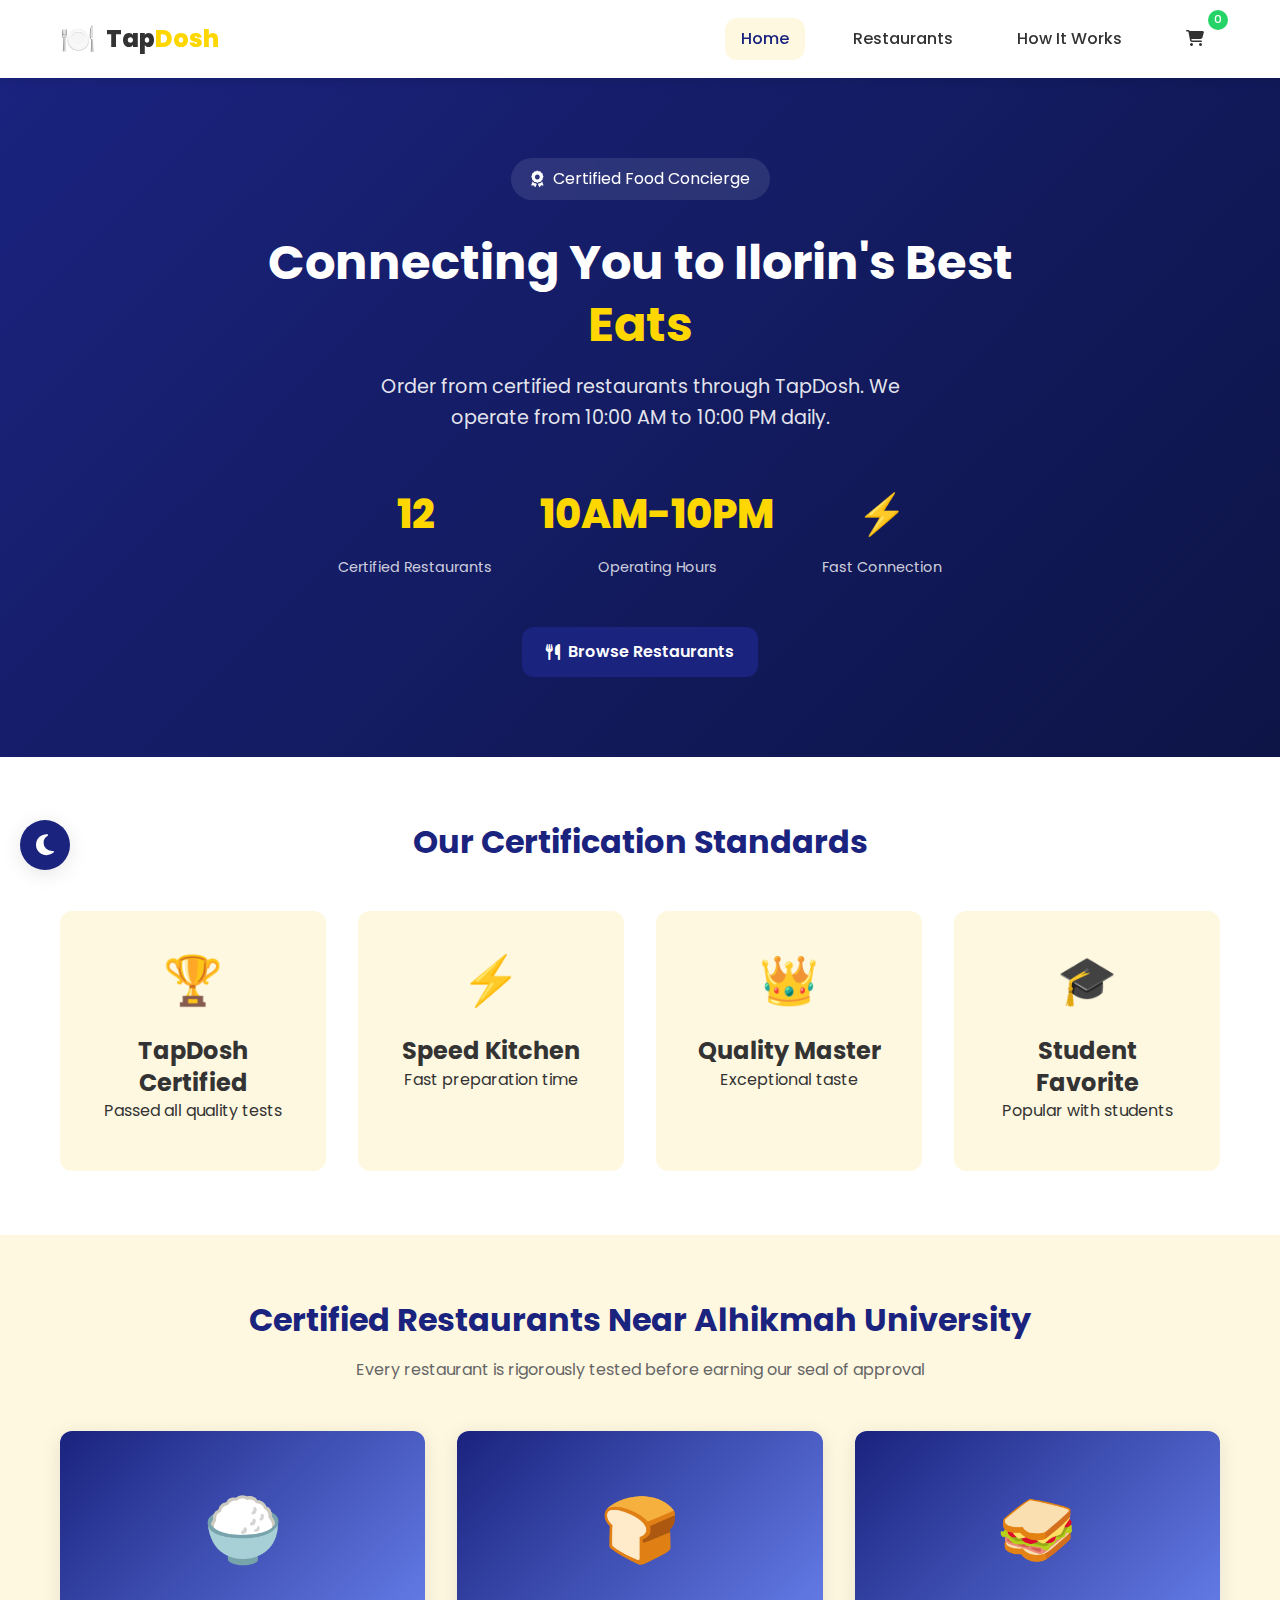
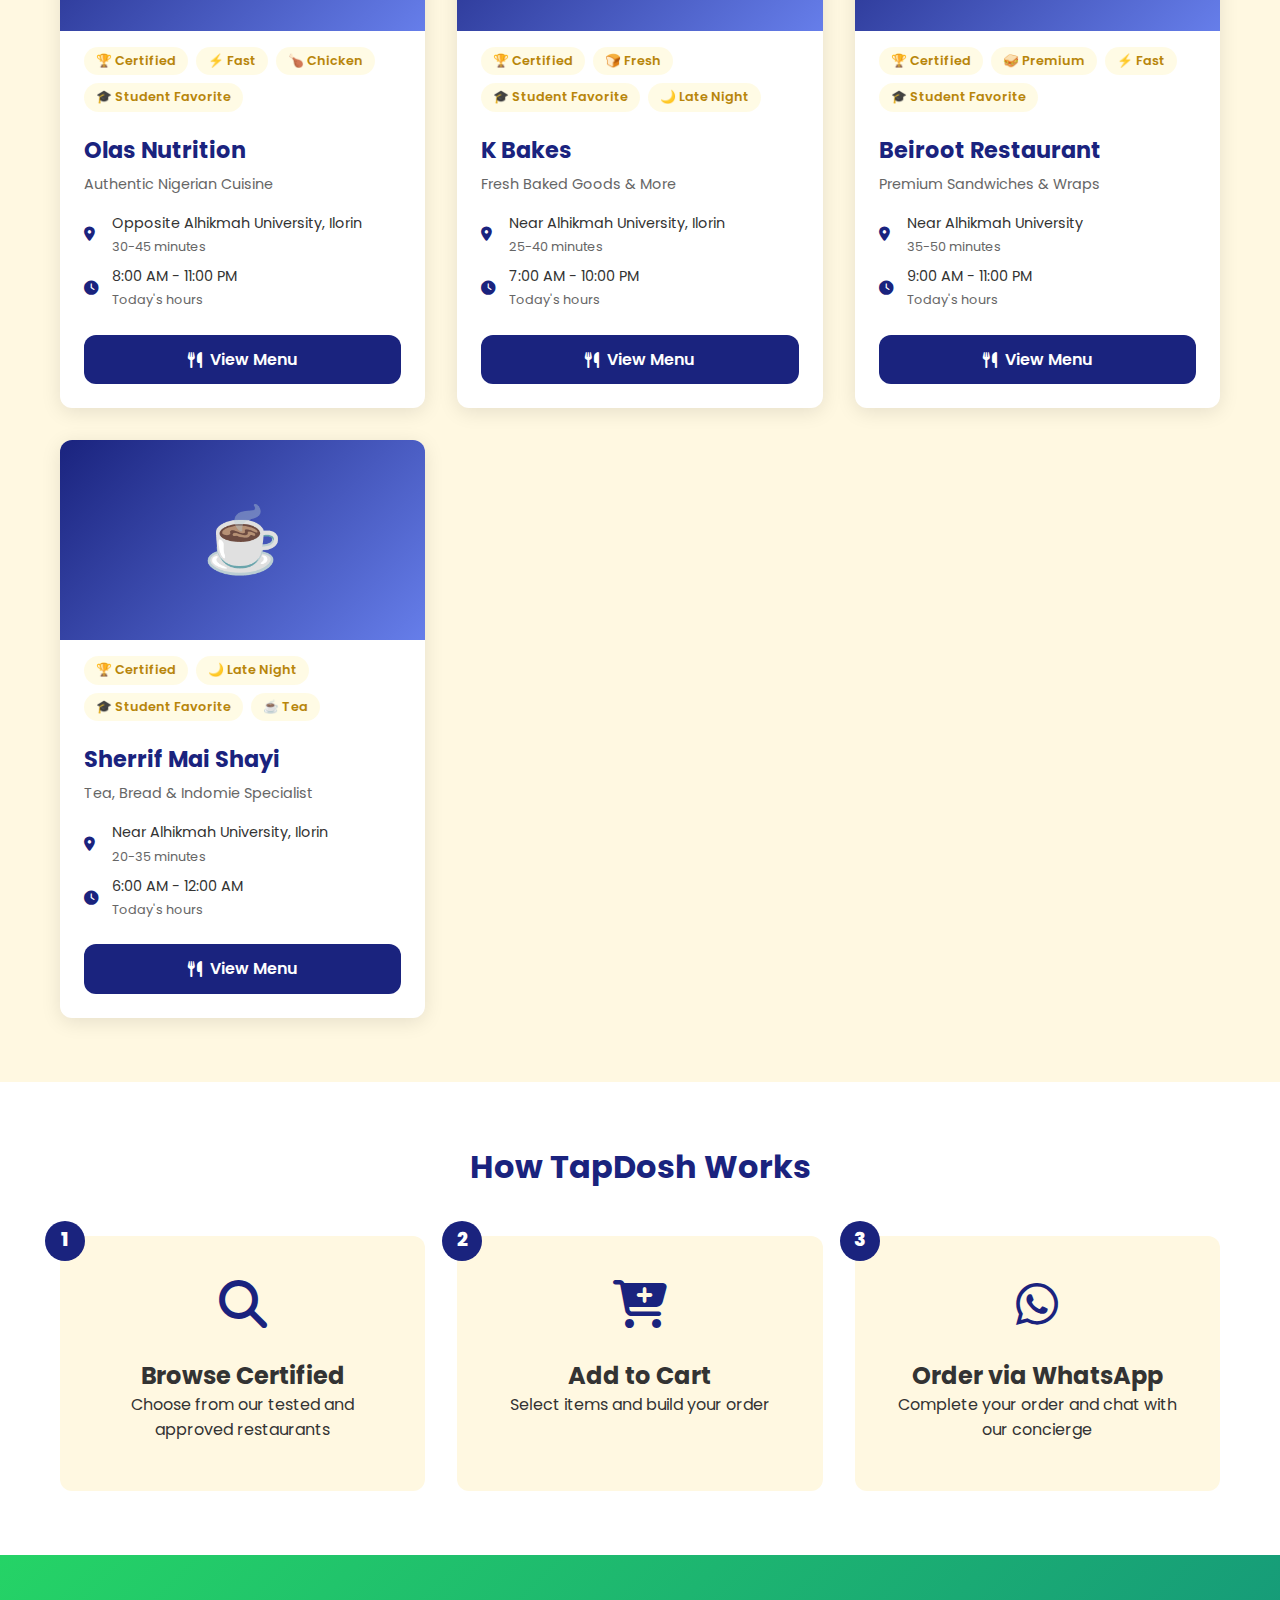
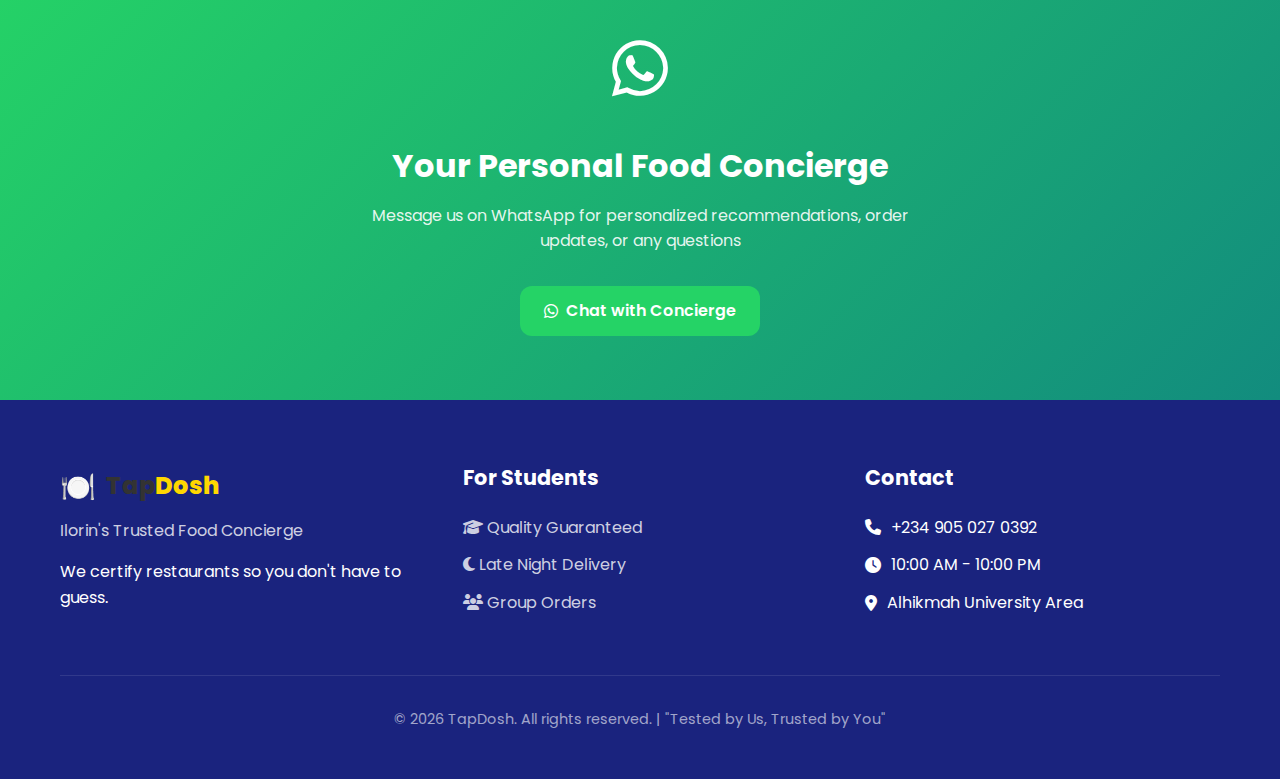
<file: index.html>
<!DOCTYPE html>
<html lang="en">
<head>
    <meta charset="UTF-8">
    <meta name="viewport" content="width=device-width, initial-scale=1.0">
    <title>TapDosh - Ilorin's Certified Food Concierge</title>
    <link rel="stylesheet" href="https://cdnjs.cloudflare.com/ajax/libs/font-awesome/6.4.0/css/all.min.css">
    <link href="https://fonts.googleapis.com/css2?family=Poppins:wght@300;400;500;600;700;800&display=swap" rel="stylesheet">
    <link rel="stylesheet" href="css/style.css">
</head>
<body>
    <!-- Theme Toggle -->
    <button class="theme-toggle" id="themeToggle">
        <i class="fas fa-moon"></i>
    </button>

    <!-- Navigation -->
    <nav class="navbar">
        <div class="container">
            <a href="index.html" class="logo">
                <span class="logo-icon">🍽️</span>
                <span class="logo-text">Tap<span class="logo-accent">Dosh</span></span>
            </a>
            <div class="nav-links">
                <a href="index.html" class="active">Home</a>
                <a href="#restaurants">Restaurants</a>
                <a href="#how-it-works">How It Works</a>
                <a href="cart.html" class="cart-link">
                    <i class="fas fa-shopping-cart"></i>
                    <span class="cart-count">0</span>
                </a>
            </div>
            <button class="menu-toggle">
                <i class="fas fa-bars"></i>
            </button>
        </div>
    </nav>

    <!-- Hero Section (UPDATED for TapDosh hours) -->
    <section class="hero">
        <div class="container">
            <div class="hero-content">
                <div class="hero-badge">
                    <i class="fas fa-award"></i>
                    <span>Certified Food Concierge</span>
                </div>
                <h1 class="hero-title">Connecting You to Ilorin's Best <span class="highlight">Eats</span></h1>
                <p class="hero-subtitle">Order from certified restaurants through TapDosh. We operate from 10:00 AM to 10:00 PM daily.</p>
                <div class="hero-stats">
                    <div class="stat">
                        <span class="stat-number">12</span>   <!-- UPDATED from 9 to 12 -->
                        <span class="stat-label">Certified Restaurants</span>
                    </div>
                    <div class="stat">
                        <span class="stat-number">10AM-10PM</span>
                        <span class="stat-label">Operating Hours</span>
                    </div>
                    <div class="stat">
                        <span class="stat-number">⚡</span>
                        <span class="stat-label">Fast Connection</span>
                    </div>
                </div>
                <a href="#restaurants" class="btn btn-primary">
                    <i class="fas fa-utensils"></i> Browse Restaurants
                </a>
            </div>
        </div>
    </section>

    <!-- Certification Badges -->
    <section class="badges-section">
        <div class="container">
            <h2 class="section-title">Our Certification Standards</h2>
            <div class="badges-grid">
                <div class="badge-item">
                    <div class="badge-icon">🏆</div>
                    <h3>TapDosh Certified</h3>
                    <p>Passed all quality tests</p>
                </div>
                <div class="badge-item">
                    <div class="badge-icon">⚡</div>
                    <h3>Speed Kitchen</h3>
                    <p>Fast preparation time</p>
                </div>
                <div class="badge-item">
                    <div class="badge-icon">👑</div>
                    <h3>Quality Master</h3>
                    <p>Exceptional taste</p>
                </div>
                <div class="badge-item">
                    <div class="badge-icon">🎓</div>
                    <h3>Student Favorite</h3>
                    <p>Popular with students</p>
                </div>
            </div>
        </div>
    </section>

    <!-- Certified Restaurants -->
    <section id="restaurants" class="restaurants-section">
        <div class="container">
            <h2 class="section-title">Certified Restaurants Near Alhikmah University</h2>
            <p class="section-subtitle">Every restaurant is rigorously tested before earning our seal of approval</p>
            
            <div class="restaurants-grid" id="restaurantsContainer">
                <!-- Restaurants will be loaded dynamically -->
            </div>
        </div>
    </section>

    <!-- How It Works -->
    <section id="how-it-works" class="how-it-works">
        <div class="container">
            <h2 class="section-title">How TapDosh Works</h2>
            <div class="steps-grid">
                <div class="step">
                    <div class="step-number">1</div>
                    <div class="step-icon">
                        <i class="fas fa-search"></i>
                    </div>
                    <h3>Browse Certified</h3>
                    <p>Choose from our tested and approved restaurants</p>
                </div>
                <div class="step">
                    <div class="step-number">2</div>
                    <div class="step-icon">
                        <i class="fas fa-cart-plus"></i>
                    </div>
                    <h3>Add to Cart</h3>
                    <p>Select items and build your order</p>
                </div>
                <div class="step">
                    <div class="step-number">3</div>
                    <div class="step-icon">
                        <i class="fab fa-whatsapp"></i>
                    </div>
                    <h3>Order via WhatsApp</h3>
                    <p>Complete your order and chat with our concierge</p>
                </div>
            </div>
        </div>
    </section>

    <!-- WhatsApp CTA -->
    <section class="whatsapp-cta">
        <div class="container">
            <div class="cta-content">
                <div class="cta-icon">
                    <i class="fab fa-whatsapp"></i>
                </div>
                <h2>Your Personal Food Concierge</h2>
                <p>Message us on WhatsApp for personalized recommendations, order updates, or any questions</p>
                <a href="https://wa.me/2349050270392?text=Hello%20TapDosh!%20I'd%20like%20to%20order%20food." class="btn btn-whatsapp" target="_blank">
                    <i class="fab fa-whatsapp"></i> Chat with Concierge
                </a>
            </div>
        </div>
    </section>

    <!-- Footer (UPDATED for TapDosh hours) -->
    <footer class="footer">
        <div class="container">
            <div class="footer-grid">
                <div class="footer-col">
                    <div class="logo">
                        <span class="logo-icon">🍽️</span>
                        <span class="logo-text">Tap<span class="logo-accent">Dosh</span></span>
                    </div>
                    <p class="footer-tagline">Ilorin's Trusted Food Concierge</p>
                    <p>We certify restaurants so you don't have to guess.</p>
                </div>
                <div class="footer-col">
                    <h3>For Students</h3>
                    <ul>
                        <li><a href="#"><i class="fas fa-graduation-cap"></i> Quality Guaranteed</a></li>
                        <li><a href="#"><i class="fas fa-moon"></i> Late Night Delivery</a></li>
                        <li><a href="#"><i class="fas fa-users"></i> Group Orders</a></li>
                    </ul>
                </div>
                <div class="footer-col">
                    <h3>Contact</h3>
                    <ul>
                        <li><i class="fas fa-phone"></i> +234 905 027 0392</li>
                        <li><i class="fas fa-clock"></i> 10:00 AM - 10:00 PM</li>
                        <li><i class="fas fa-map-marker-alt"></i> Alhikmah University Area</li>
                    </ul>
                </div>
            </div>
            <div class="footer-bottom">
                <p>&copy; <span id="currentYear"></span> TapDosh. All rights reserved. | "Tested by Us, Trusted by You"</p>
            </div>
        </div>
    </footer>

    <script src="js/main.js"></script>
    <script src="js/cart.js"></script>
    <script src="js/whatsapp-float.js"></script>
    <script>
        // Update copyright year
        document.getElementById('currentYear').textContent = new Date().getFullYear();
    </script>
</body>
</html>
</file>
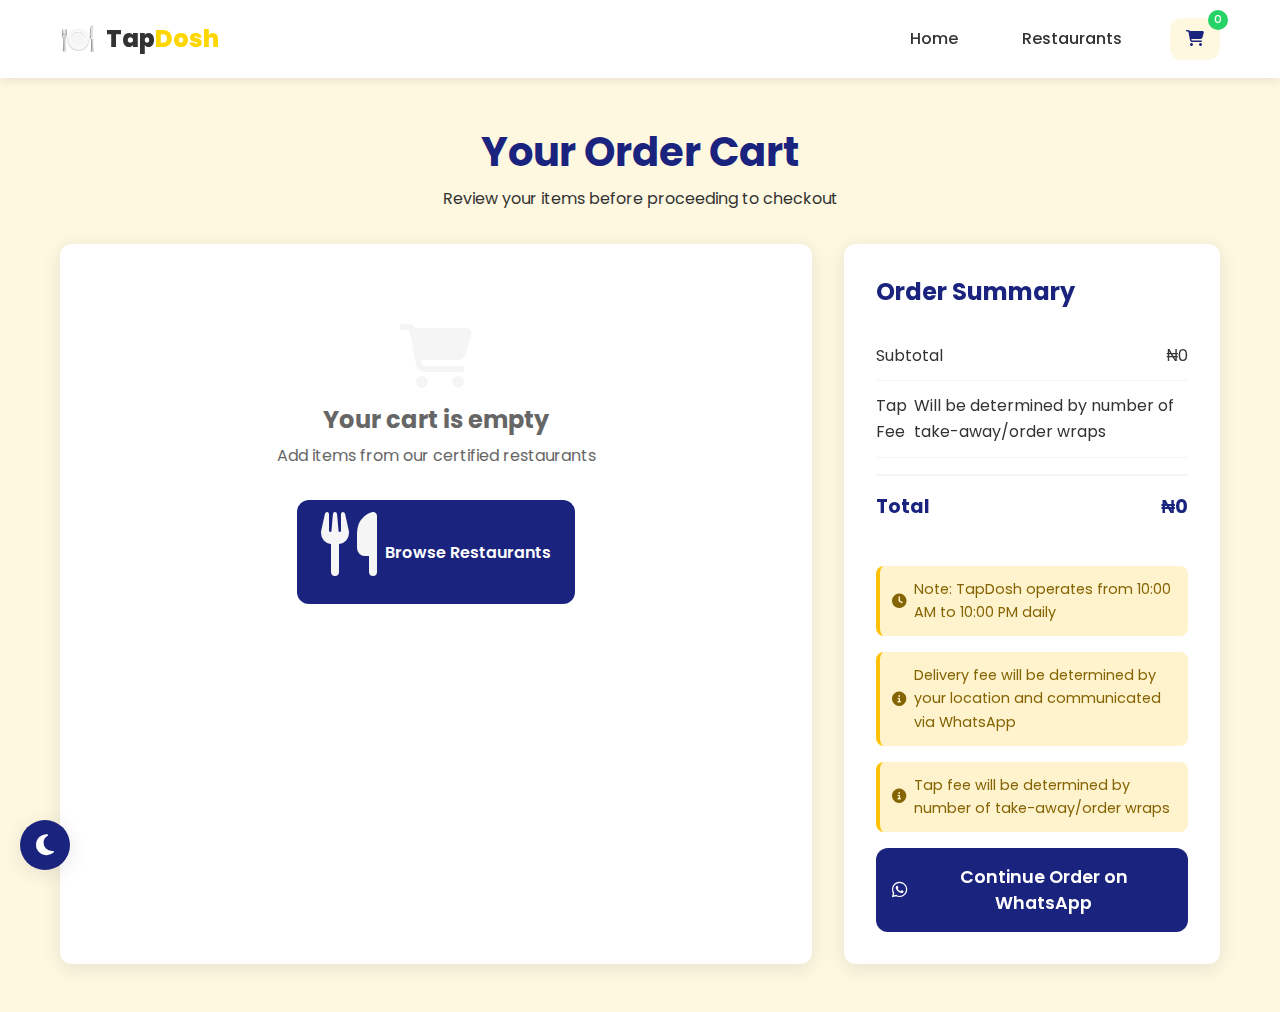
<file: cart.html>
<!DOCTYPE html>
<html lang="en">
<head>
    <meta charset="UTF-8">
    <meta name="viewport" content="width=device-width, initial-scale=1.0">
    <title>Your Cart - TapDosh</title>
    <link rel="stylesheet" href="https://cdnjs.cloudflare.com/ajax/libs/font-awesome/6.4.0/css/all.min.css">
    <link href="https://fonts.googleapis.com/css2?family=Poppins:wght@300;400;500;600;700&display=swap" rel="stylesheet">
    <link rel="stylesheet" href="css/style.css">
    <link rel="stylesheet" href="css/cart.css">
</head>
<body>
    <!-- Theme Toggle -->
    <button class="theme-toggle" id="themeToggle">
        <i class="fas fa-moon"></i>
    </button>

    <!-- Navigation -->
    <nav class="navbar">
        <div class="container">
            <a href="index.html" class="logo">
                <span class="logo-icon">🍽️</span>
                <span class="logo-text">Tap<span class="logo-accent">Dosh</span></span>
            </a>
            <div class="nav-links">
                <a href="index.html">Home</a>
                <a href="index.html#restaurants">Restaurants</a>
                <a href="cart.html" class="active cart-link">
                    <i class="fas fa-shopping-cart"></i>
                    <span class="cart-count">0</span>
                </a>
            </div>
            <button class="menu-toggle">
                <i class="fas fa-bars"></i>
            </button>
        </div>
    </nav>

    <!-- Cart Section -->
    <section class="cart-section">
        <div class="container">
            <div class="cart-header">
                <h1>Your Order Cart</h1>
                <p>Review your items before proceeding to checkout</p>
            </div>
            
            <div class="cart-container">
                <div class="cart-items" id="cartItems">
                    <!-- Cart items will be loaded here -->
                    <div class="empty-cart">
                        <i class="fas fa-shopping-cart"></i>
                        <h3>Your cart is empty</h3>
                        <p>Add items from our certified restaurants</p>
                        <a href="index.html#restaurants" class="btn btn-primary">
                            <i class="fas fa-utensils"></i> Browse Restaurants
                        </a>
                    </div>
                </div>
                
                <div class="cart-summary">
                    <div class="summary-card">
                        <h3>Order Summary</h3>
                        <div class="summary-details">
                            <div class="summary-row">
                                <span>Subtotal</span>
                                <span id="subtotal">₦0</span>
                            </div>
                            <div class="summary-row">
                                <span>Tap Fee</span>
                                <span id="tapFee">Will be determined by number of take-away/order wraps</span>
                            </div>
                            <div class="summary-row total">
                                <span>Total</span>
                                <span id="totalAmount">₦0</span>
                            </div>
                        </div>
                        
                        <div class="restaurant-info" id="restaurantInfo" style="display: none;">
                            <h4>Ordering from:</h4>
                            <p id="restaurantName"></p>
                            <small id="restaurantAddress"></small>
                        </div>
                        
                        <!-- ADDED: TapDosh hours note -->
                        <p class="delivery-note">
                            <i class="fas fa-clock"></i> Note: TapDosh operates from 10:00 AM to 10:00 PM daily
                        </p>
                        
                        <p class="delivery-note">
                            <i class="fas fa-info-circle"></i> Delivery fee will be determined by your location and communicated via WhatsApp
                        </p>
                        
                        <p class="delivery-note">
                            <i class="fas fa-info-circle"></i> Tap fee will be determined by number of take-away/order wraps
                        </p>
                        
                        <button class="btn btn-primary btn-block" id="checkoutBtn" disabled>
                            <i class="fab fa-whatsapp"></i> Continue Order on WhatsApp
                        </button>
                    </div>
                </div>
            </div>
        </div>
    </section>

    <!-- Checkout Modal -->
    <div class="modal" id="checkoutModal">
        <div class="modal-content">
            <div class="modal-header">
                <h2>Complete Your Order</h2>
                <button class="modal-close">&times;</button>
            </div>
            <div class="modal-body">
                <form id="orderForm">
                    <div class="form-group">
                        <label for="fullName">
                            <i class="fas fa-user"></i> Full Name
                        </label>
                        <input type="text" id="fullName" required placeholder="Enter your full name">
                    </div>
                    
                    <div class="form-group">
                        <label for="deliveryAddress">
                            <i class="fas fa-map-marker-alt"></i> Delivery Address
                        </label>
                        <textarea id="deliveryAddress" required placeholder="Enter your complete delivery address including landmarks"></textarea>
                    </div>
                    
                    <div class="form-group">
                        <label for="phoneNumber">
                            <i class="fas fa-phone"></i> Phone Number
                        </label>
                        <input type="tel" id="phoneNumber" required placeholder="0801 234 5678 (11 digits)">
                    </div>
                    
                    <div class="form-group">
                        <label for="specialInstructions">
                            <i class="fas fa-sticky-note"></i> Special Instructions (Optional)
                        </label>
                        <textarea id="specialInstructions" placeholder="Any special requests or instructions for your order"></textarea>
                    </div>
                    
                    <div class="order-summary">
                        <h4>Order Summary</h4>
                        <div id="modalOrderSummary">
                            <!-- Order summary will be inserted here -->
                        </div>
                    </div>
                    
                    <p class="note">
                        <i class="fas fa-info-circle"></i> Your delivery fee will be determined by your location. Our representative will respond with the exact delivery fee.
                    </p>
                    
                    <p class="note">
                        <i class="fas fa-info-circle"></i> Your tap fee will be determined by number of take-away/order wraps. Our representative will respond with the exact tap fee.
                    </p>
                    
                    <button type="submit" class="btn btn-whatsapp btn-block">
                        <i class="fab fa-whatsapp"></i> Continue to WhatsApp
                    </button>
                    
                    <p class="note">
                        <i class="fas fa-exclamation-triangle"></i> You'll be redirected to WhatsApp to complete your order with our TapDosh representative
                    </p>
                </form>
            </div>
        </div>
    </div>

    <script src="js/cart.js"></script>
    <script src="js/order.js"></script>
    <script src="js/whatsapp-float.js"></script>
    <script>
        // Update copyright year
        const yearElements = document.querySelectorAll('#currentYear');
        yearElements.forEach(el => {
            el.textContent = new Date().getFullYear();
        });
    </script>
</body>
</html>
</file>
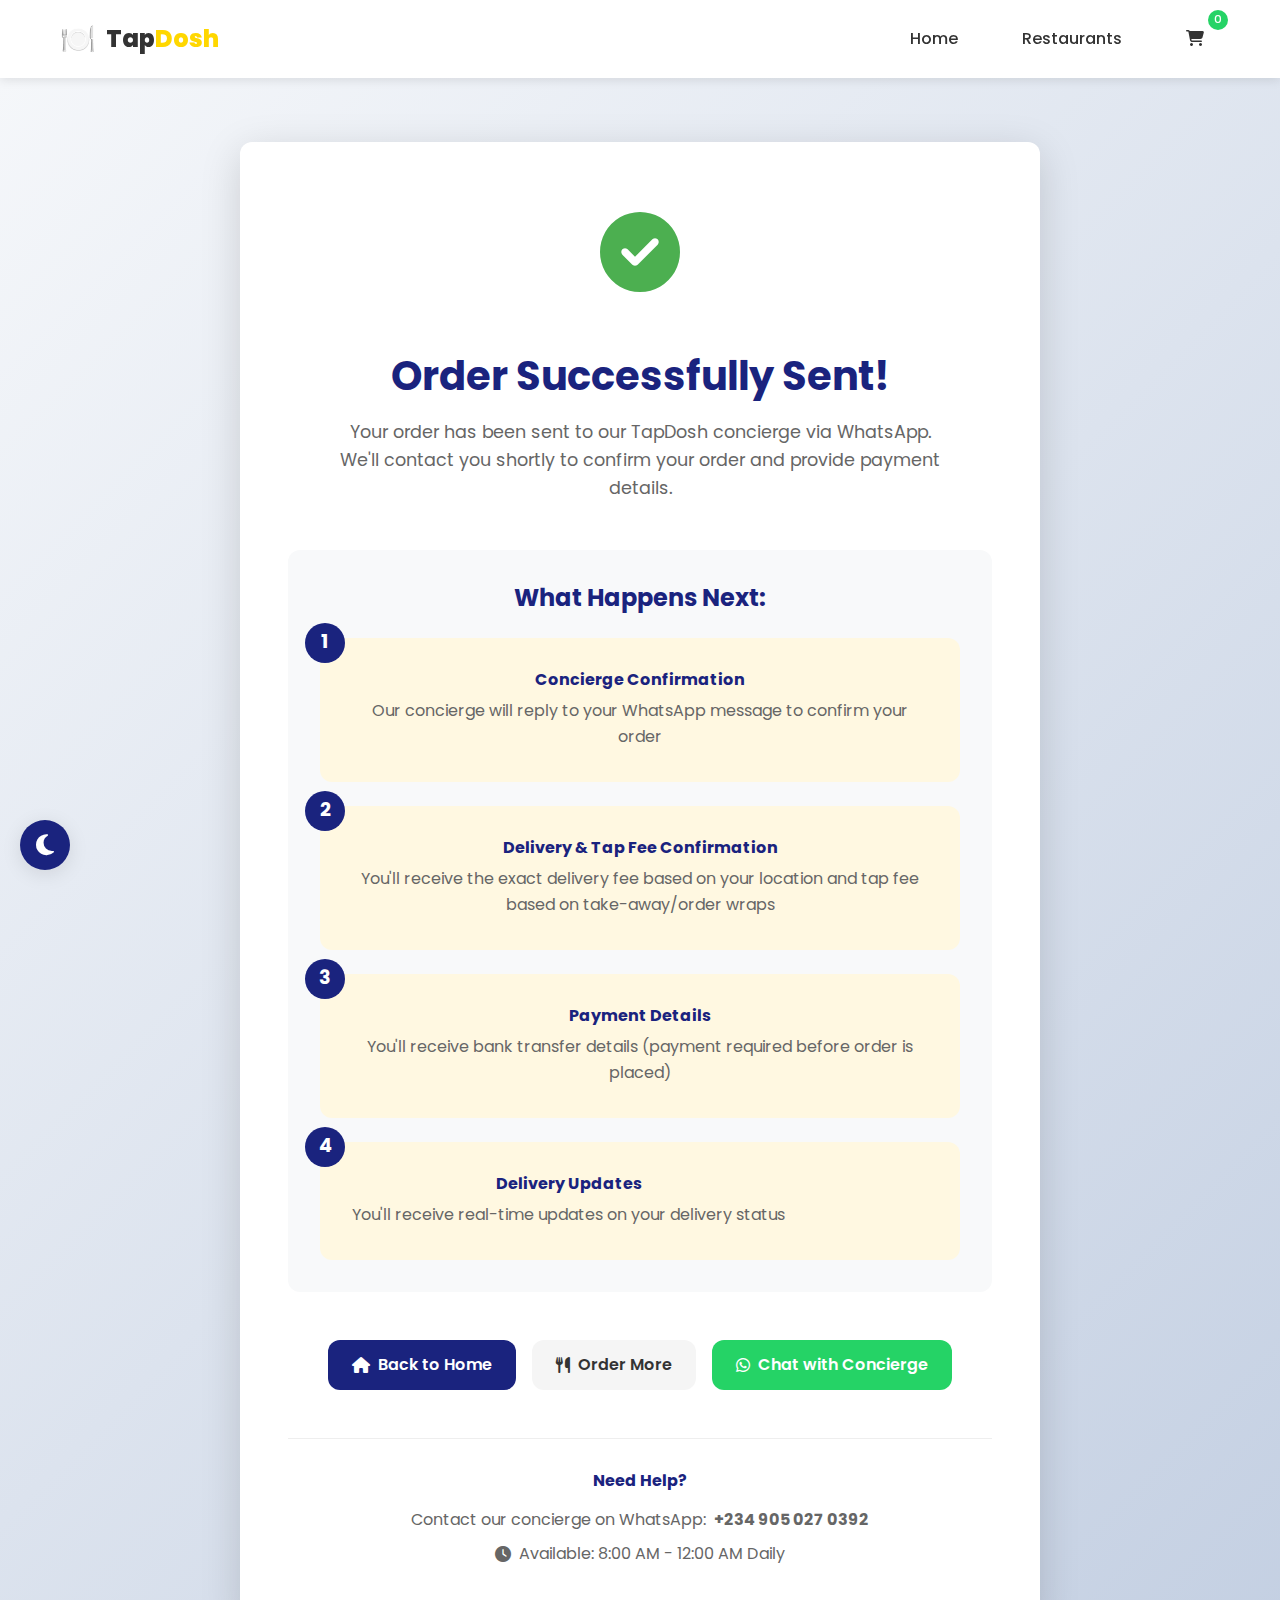
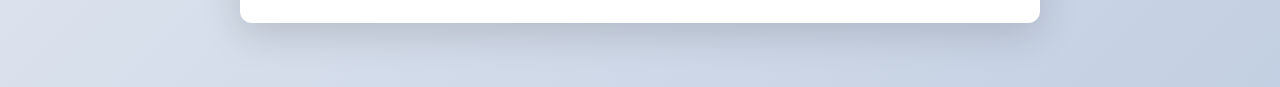
<file: order-success.html>
<!DOCTYPE html>
<html lang="en">
<head>
    <meta charset="UTF-8">
    <meta name="viewport" content="width=device-width, initial-scale=1.0">
    <title>Order Success - TapDosh</title>
    <link rel="stylesheet" href="https://cdnjs.cloudflare.com/ajax/libs/font-awesome/6.4.0/css/all.min.css">
    <link href="https://fonts.googleapis.com/css2?family=Poppins:wght@300;400;500;600;700&display=swap" rel="stylesheet">
    <link rel="stylesheet" href="css/style.css">
</head>
<body>
    <!-- Theme Toggle -->
    <button class="theme-toggle" id="themeToggle">
        <i class="fas fa-moon"></i>
    </button>

    <!-- Navigation -->
    <nav class="navbar">
        <div class="container">
            <a href="index.html" class="logo">
                <span class="logo-icon">🍽️</span>
                <span class="logo-text">Tap<span class="logo-accent">Dosh</span></span>
            </a>
            <div class="nav-links">
                <a href="index.html">Home</a>
                <a href="index.html#restaurants">Restaurants</a>
                <a href="cart.html" class="cart-link">
                    <i class="fas fa-shopping-cart"></i>
                    <span class="cart-count">0</span>
                </a>
            </div>
            <button class="menu-toggle">
                <i class="fas fa-bars"></i>
            </button>
        </div>
    </nav>

    <!-- Success Message -->
    <section class="success-section">
        <div class="container">
            <div class="success-card">
                <div class="success-icon">
                    <i class="fas fa-check-circle"></i>
                </div>
                <h1>Order Successfully Sent!</h1>
                <p class="success-message">
                    Your order has been sent to our TapDosh concierge via WhatsApp.
                    We'll contact you shortly to confirm your order and provide payment details.
                </p>
                
                <div class="next-steps">
                    <h3>What Happens Next:</h3>
                    <div class="steps">
                        <div class="step">
                            <div class="step-number">1</div>
                            <div class="step-content">
                                <h4>Concierge Confirmation</h4>
                                <p>Our concierge will reply to your WhatsApp message to confirm your order</p>
                            </div>
                        </div>
                        <div class="step">
                            <div class="step-number">2</div>
                            <div class="step-content">
                                <h4>Delivery & Tap Fee Confirmation</h4>
                                <p>You'll receive the exact delivery fee based on your location and tap fee based on take-away/order wraps</p>
                            </div>
                        </div>
                        <div class="step">
                            <div class="step-number">3</div>
                            <div class="step-content">
                                <h4>Payment Details</h4>
                                <p>You'll receive bank transfer details (payment required before order is placed)</p>
                            </div>
                        </div>
                        <div class="step">
                            <div class="step-number">4</div>
                            <div class="step-content">
                                <h4>Delivery Updates</h4>
                                <p>You'll receive real-time updates on your delivery status</p>
                            </div>
                        </div>
                    </div>
                </div>
                
                <div class="cta-buttons">
                    <a href="index.html" class="btn btn-primary">
                        <i class="fas fa-home"></i> Back to Home
                    </a>
                    <a href="index.html#restaurants" class="btn btn-secondary">
                        <i class="fas fa-utensils"></i> Order More
                    </a>
                    <a href="https://wa.me/2349050270392" class="btn btn-whatsapp" target="_blank">
                        <i class="fab fa-whatsapp"></i> Chat with Concierge
                    </a>
                </div>
                
                <div class="contact-info">
                    <h4>Need Help?</h4>
                    <p>Contact our concierge on WhatsApp: <strong>+234 905 027 0392</strong></p>
                    <p><i class="fas fa-clock"></i> Available: 8:00 AM - 12:00 AM Daily</p>
                </div>
            </div>
        </div>
    </section>

    <script src="js/cart.js"></script>
    <script src="js/whatsapp-float.js"></script>
    <style>
        .success-section {
            padding: 4rem 0;
            min-height: 80vh;
            display: flex;
            align-items: center;
            background: linear-gradient(135deg, #f5f7fa 0%, #c3cfe2 100%);
        }
        
        body.dark-mode .success-section {
            background: linear-gradient(135deg, #1a1a2e 0%, #16213e 100%);
        }
        
        .success-card {
            background: white;
            border-radius: 12px;
            padding: 3rem;
            text-align: center;
            box-shadow: 0 10px 40px rgba(0,0,0,0.15);
            max-width: 800px;
            margin: 0 auto;
        }
        
        body.dark-mode .success-card {
            background: #2d3748;
            color: #e2e8f0;
        }
        
        .success-icon {
            font-size: 5rem;
            color: #4CAF50;
            margin-bottom: 2rem;
        }
        
        .success-card h1 {
            color: #1A237E;
            margin-bottom: 1rem;
        }
        
        body.dark-mode .success-card h1 {
            color: #90cdf4;
        }
        
        .success-message {
            color: #666;
            font-size: 1.1rem;
            line-height: 1.6;
            margin-bottom: 3rem;
            max-width: 600px;
            margin-left: auto;
            margin-right: auto;
        }
        
        body.dark-mode .success-message {
            color: #cbd5e0;
        }
        
        .next-steps {
            text-align: left;
            margin: 3rem 0;
            padding: 2rem;
            background: #f8f9fa;
            border-radius: 12px;
        }
        
        body.dark-mode .next-steps {
            background: #4a5568;
        }
        
        .next-steps h3 {
            color: #1A237E;
            margin-bottom: 1.5rem;
            text-align: center;
        }
        
        body.dark-mode .next-steps h3 {
            color: #90cdf4;
        }
        
        .steps {
            display: flex;
            flex-direction: column;
            gap: 1.5rem;
        }
        
        .step {
            display: flex;
            gap: 1.5rem;
            align-items: flex-start;
        }
        
        .step-number {
            background: #1A237E;
            color: white;
            width: 40px;
            height: 40px;
            border-radius: 50%;
            display: flex;
            align-items: center;
            justify-content: center;
            font-weight: 700;
            font-size: 1.2rem;
            flex-shrink: 0;
        }
        
        .step-content h4 {
            color: #1A237E;
            margin-bottom: 0.5rem;
        }
        
        body.dark-mode .step-content h4 {
            color: #90cdf4;
        }
        
        .step-content p {
            color: #666;
            margin: 0;
        }
        
        body.dark-mode .step-content p {
            color: #cbd5e0;
        }
        
        .cta-buttons {
            display: flex;
            gap: 1rem;
            justify-content: center;
            margin: 2rem 0 3rem;
            flex-wrap: wrap;
        }
        
        .contact-info {
            padding-top: 2rem;
            border-top: 1px solid #eee;
        }
        
        body.dark-mode .contact-info {
            border-top: 1px solid #4a5568;
        }
        
        .contact-info h4 {
            color: #1A237E;
            margin-bottom: 1rem;
        }
        
        body.dark-mode .contact-info h4 {
            color: #90cdf4;
        }
        
        .contact-info p {
            color: #666;
            margin-bottom: 0.5rem;
            display: flex;
            align-items: center;
            justify-content: center;
            gap: 8px;
        }
        
        body.dark-mode .contact-info p {
            color: #cbd5e0;
        }
        
        @media (max-width: 768px) {
            .success-card {
                padding: 2rem;
            }
            
            .steps {
                gap: 1rem;
            }
            
            .step {
                flex-direction: column;
                text-align: center;
            }
            
            .step-number {
                align-self: center;
            }
            
            .cta-buttons {
                flex-direction: column;
            }
            
            .contact-info p {
                flex-direction: column;
                text-align: center;
            }
        }
    </style>
</body>
</html>
</file>
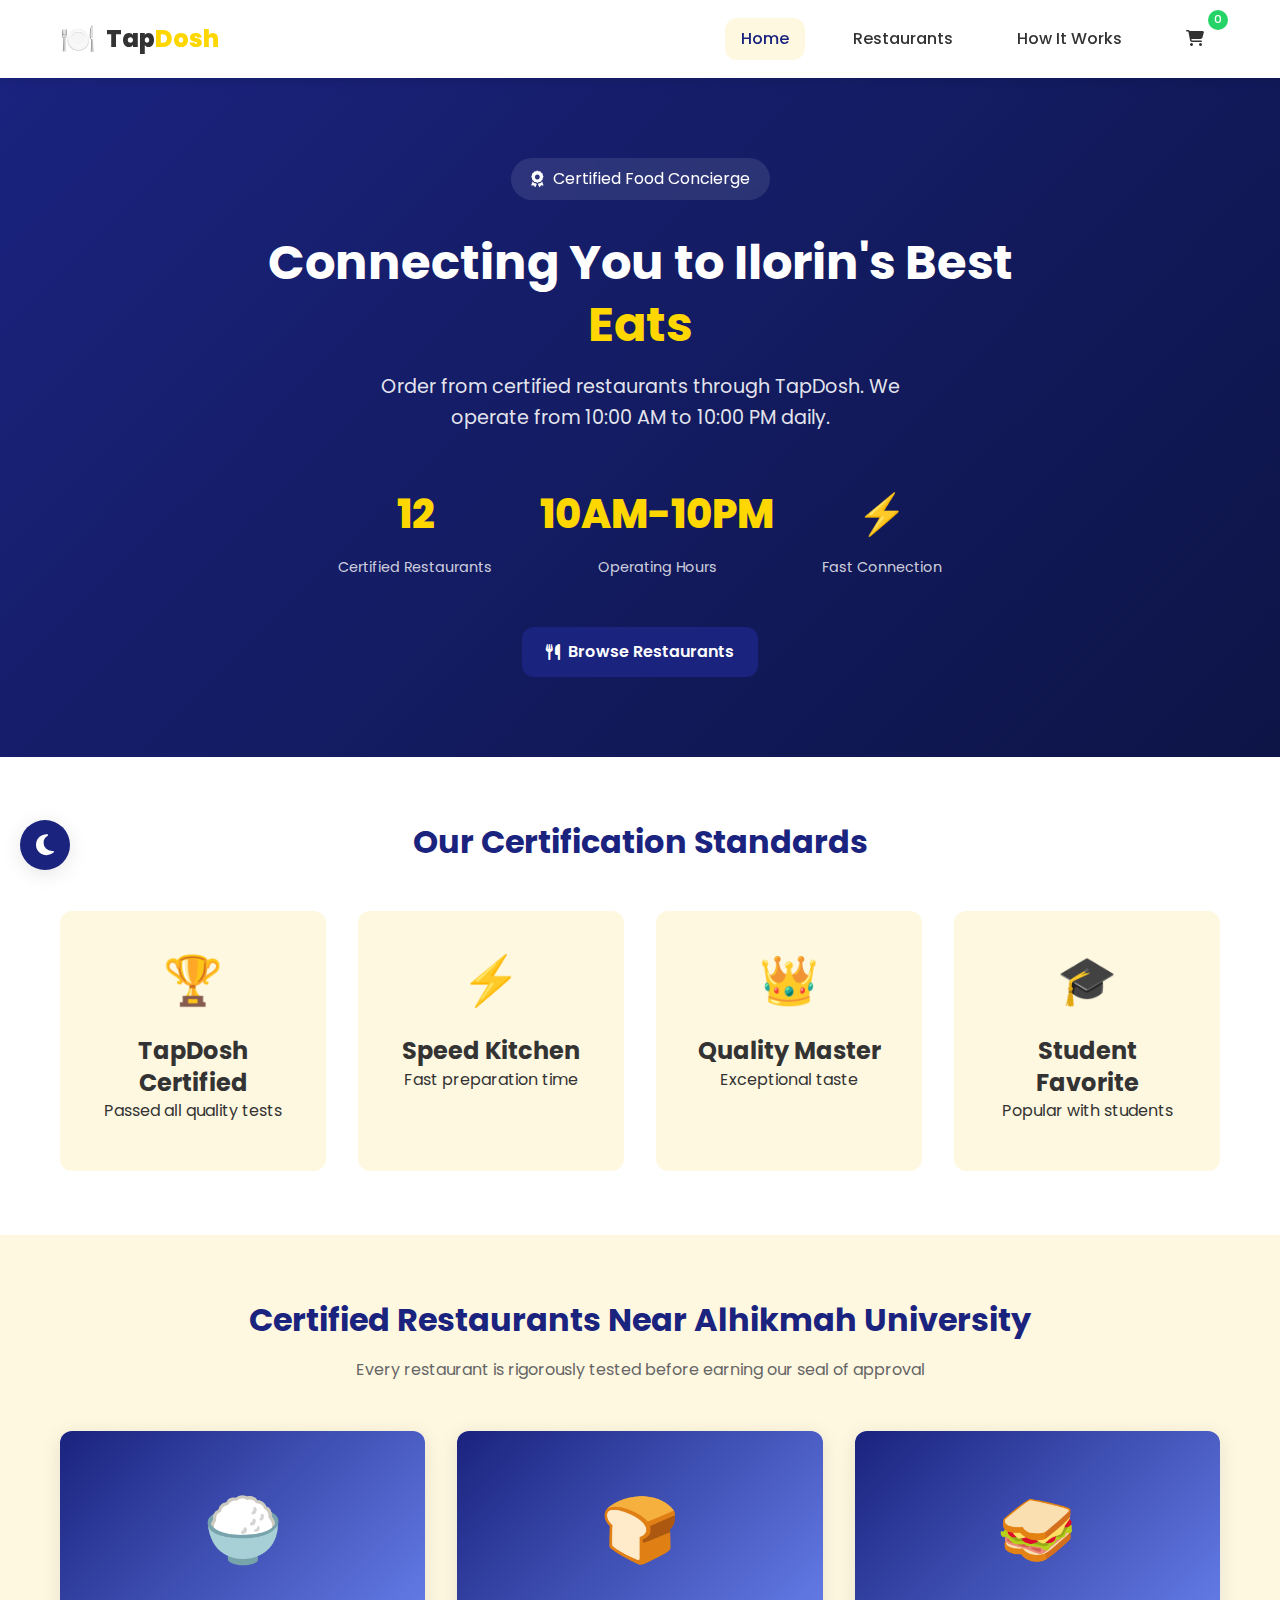
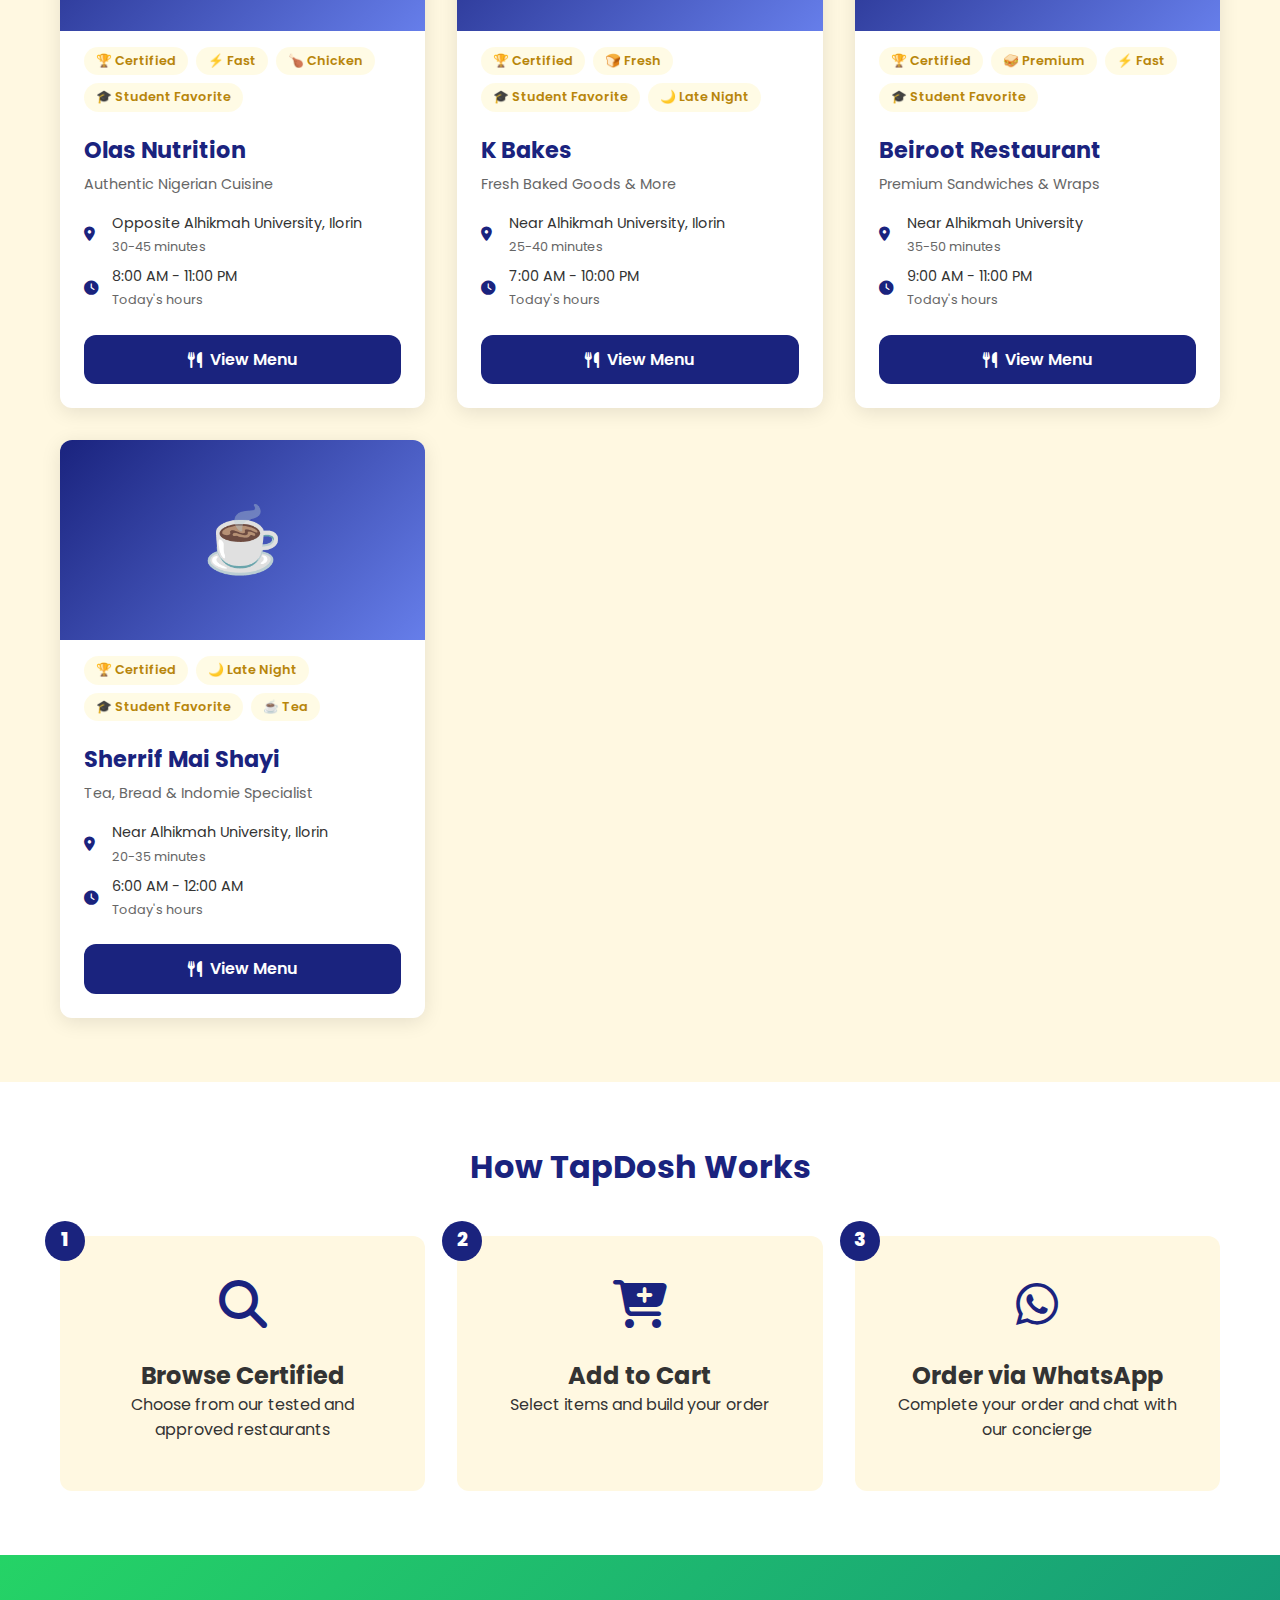
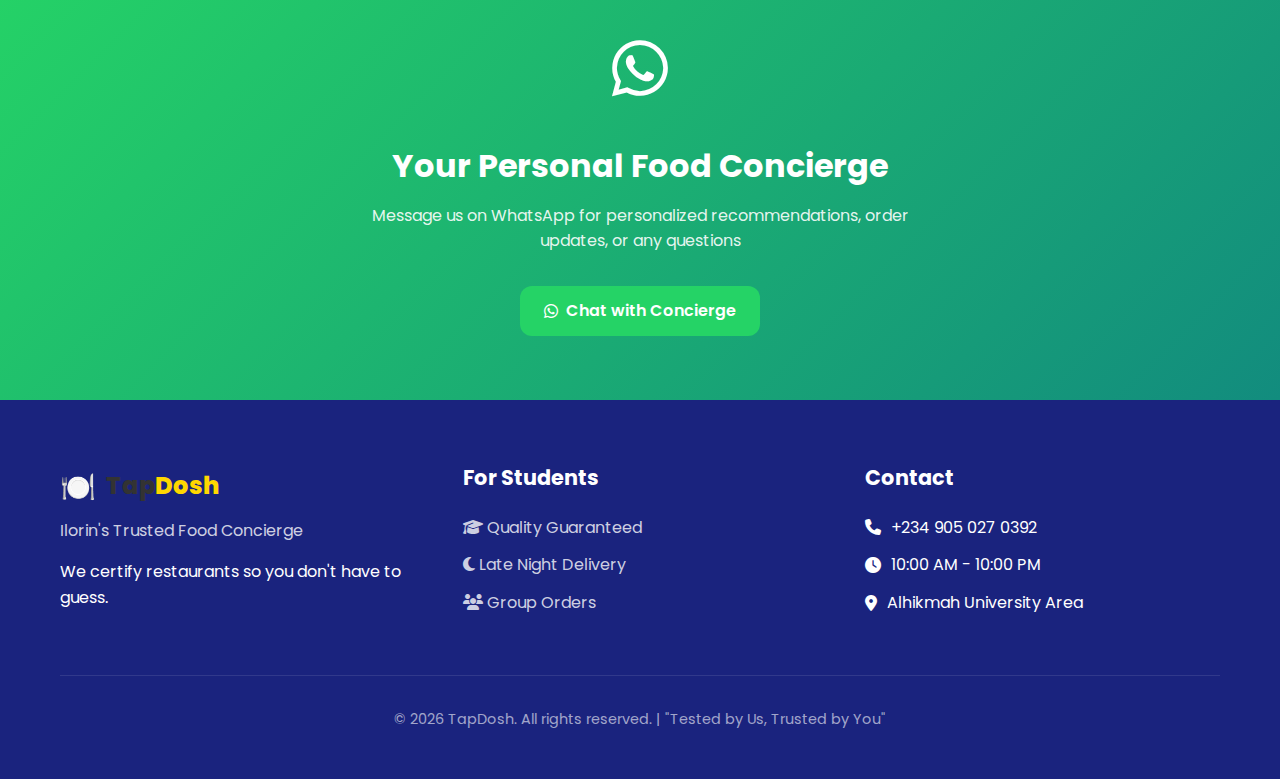
<file: restaurant.html>
<!DOCTYPE html>
<html lang="en">
<head>
    <meta charset="UTF-8">
    <meta name="viewport" content="width=device-width, initial-scale=1.0">
    <title>Restaurant - TapDosh</title>
    <link rel="stylesheet" href="https://cdnjs.cloudflare.com/ajax/libs/font-awesome/6.4.0/css/all.min.css">
    <link href="https://fonts.googleapis.com/css2?family=Poppins:wght@300;400;500;600;700&display=swap" rel="stylesheet">
    <link rel="stylesheet" href="css/style.css">
    <link rel="stylesheet" href="css/restaurant.css">
</head>
<body>
    <!-- Theme Toggle -->
    <button class="theme-toggle" id="themeToggle">
        <i class="fas fa-moon"></i>
    </button>

    <!-- Navigation -->
    <nav class="navbar">
        <div class="container">
            <a href="index.html" class="logo">
                <span class="logo-icon">🍽️</span>
                <span class="logo-text">Tap<span class="logo-accent">Dosh</span></span>
            </a>
            <div class="nav-links">
                <a href="index.html">Home</a>
                <a href="index.html#restaurants">Restaurants</a>
                <a href="cart.html" class="cart-link">
                    <i class="fas fa-shopping-cart"></i>
                    <span class="cart-count">0</span>
                </a>
            </div>
            <button class="menu-toggle">
                <i class="fas fa-bars"></i>
            </button>
        </div>
    </nav>

    <!-- Restaurant Header -->
    <section class="restaurant-header">
        <div class="container">
            <div class="restaurant-header-content">
                <a href="index.html#restaurants" class="back-link">
                    <i class="fas fa-arrow-left"></i> Back to Restaurants
                </a>
                
                <div class="restaurant-title-section">
                    <div class="restaurant-badges">
                        <span class="badge certified">
                            <i class="fas fa-award"></i> Certified
                        </span>
                        <span class="badge">
                            <i class="fas fa-bolt"></i> Fast
                        </span>
                        <span class="badge">
                            <i class="fas fa-graduation-cap"></i> Student Favorite
                        </span>
                    </div>
                    <h1 id="restaurantName">Restaurant Name</h1>
                    <p class="restaurant-tagline" id="restaurantTagline">Tagline will appear here</p>
                </div>
                
                <div class="restaurant-info-grid">
                    <div class="info-card">
                        <i class="fas fa-map-marker-alt"></i>
                        <div>
                            <strong>Location</strong>
                            <p id="restaurantLocation">Loading...</p>
                        </div>
                    </div>
                    <div class="info-card">
                        <i class="fas fa-clock"></i>
                        <div>
                            <strong>Open Now</strong>
                            <p id="restaurantHours">Loading...</p>
                        </div>
                    </div>
                    <div class="info-card">
                        <i class="fas fa-truck"></i>
                        <div>
                            <strong>Delivery Time</strong>
                            <p id="restaurantDelivery">Loading...</p>
                        </div>
                    </div>
                </div>
            </div>
        </div>
    </section>

    <!-- Restaurant Menu -->
    <section class="menu-section">
        <div class="container">
            <div class="menu-header">
                <h2>Menu</h2>
                <div class="menu-categories" id="menuCategories">
                    <!-- Categories will be loaded here -->
                </div>
            </div>
            
            <div class="menu-grid" id="menuContainer">
                <!-- Menu items will be loaded here -->
            </div>
            
            <div class="menu-note">
                <i class="fas fa-info-circle"></i>
                <p><strong>Note:</strong> All orders are processed via WhatsApp. Add items to cart and proceed to checkout.</p>
            </div>
        </div>
    </section>

    <!-- CTA Section -->
    <section class="restaurant-cta">
        <div class="container">
            <div class="cta-content">
                <h2>Ready to Order?</h2>
                <p>Add items to your cart and chat with our TapDosh concierge on WhatsApp</p>
                <div class="cta-buttons">
                    <a href="cart.html" class="btn btn-primary" id="viewCartBtn">
                        <i class="fas fa-shopping-cart"></i> View Cart (<span id="cartCountRestaurant">0</span>)
                    </a>
                    <a href="https://wa.me/2349050270392" class="btn btn-whatsapp" target="_blank">
                        <i class="fab fa-whatsapp"></i> Chat Now
                    </a>
                </div>
            </div>
        </div>
    </section>

    <script src="js/main.js"></script>
    <script src="js/cart.js"></script>
    <script src="js/restaurant.js"></script>
    <script src="js/whatsapp-float.js"></script>
    <script>
    // Theme Toggle for restaurant page
    document.addEventListener('DOMContentLoaded', function() {
        // Theme Toggle
        const themeToggle = document.getElementById('themeToggle');
        const themeIcon = themeToggle?.querySelector('i');
        
        if (themeToggle) {
            // Check for saved theme preference or use default
            const savedTheme = localStorage.getItem('tapdoshTheme') || 'light';
            if (savedTheme === 'dark') {
                document.body.classList.add('dark-mode');
                if (themeIcon) {
                    themeIcon.classList.remove('fa-moon');
                    themeIcon.classList.add('fa-sun');
                }
            }
            
            themeToggle.addEventListener('click', function() {
                document.body.classList.toggle('dark-mode');
                const isDarkMode = document.body.classList.contains('dark-mode');
                
                if (themeIcon) {
                    if (isDarkMode) {
                        themeIcon.classList.remove('fa-moon');
                        themeIcon.classList.add('fa-sun');
                    } else {
                        themeIcon.classList.remove('fa-sun');
                        themeIcon.classList.add('fa-moon');
                    }
                }
                
                // Save preference to localStorage
                localStorage.setItem('tapdoshTheme', isDarkMode ? 'dark' : 'light');
            });
        }
        
        // Mobile Navigation Toggle for restaurant page
        const menuToggle = document.querySelector('.menu-toggle');
        const navLinks = document.querySelector('.nav-links');
        
        if (menuToggle && navLinks) {
            menuToggle.addEventListener('click', function(e) {
                e.stopPropagation();
                navLinks.classList.toggle('active');
                const icon = menuToggle.querySelector('i');
                if (navLinks.classList.contains('active')) {
                    icon.classList.remove('fa-bars');
                    icon.classList.add('fa-times');
                } else {
                    icon.classList.remove('fa-times');
                    icon.classList.add('fa-bars');
                }
            });
            
            // Close menu when clicking outside
            document.addEventListener('click', function(event) {
                if (!navLinks.contains(event.target) && !menuToggle.contains(event.target)) {
                    navLinks.classList.remove('active');
                    const icon = menuToggle.querySelector('i');
                    if (icon) {
                        icon.classList.remove('fa-times');
                        icon.classList.add('fa-bars');
                    }
                }
            });
            
            // Close menu when clicking on a link
            navLinks.addEventListener('click', function(e) {
                if (e.target.tagName === 'A') {
                    navLinks.classList.remove('active');
                    const icon = menuToggle.querySelector('i');
                    if (icon) {
                        icon.classList.remove('fa-times');
                        icon.classList.add('fa-bars');
                    }
                }
            });
        }
        
        // Update cart count in restaurant page
        function updateCartCountRestaurant() {
            const cart = JSON.parse(localStorage.getItem('tapdoshCart')) || [];
            const cartCount = cart.reduce((sum, item) => sum + item.quantity, 0);
            
            const cartCountElement = document.getElementById('cartCountRestaurant');
            if (cartCountElement) {
                cartCountElement.textContent = cartCount;
            }
            
            // Also update navigation cart count
            const navCartElements = document.querySelectorAll('.cart-count');
            navCartElements.forEach(element => {
                element.textContent = cartCount;
            });
        }
        
        // Initialize cart count
        updateCartCountRestaurant();
        
        // View Cart button functionality
        const viewCartBtn = document.getElementById('viewCartBtn');
        if (viewCartBtn) {
            viewCartBtn.addEventListener('click', function(e) {
                const cart = JSON.parse(localStorage.getItem('tapdoshCart')) || [];
                const cartCount = cart.reduce((sum, item) => sum + item.quantity, 0);
                
                if (cartCount === 0) {
                    e.preventDefault();
                    showNotification('Your cart is empty! Add items first.');
                }
            });
        }
        
        // Show notification function
        function showNotification(message) {
            // Create notification element
            const notification = document.createElement('div');
            notification.className = 'notification';
            notification.innerHTML = `
                <i class="fas fa-check-circle"></i>
                <span>${message}</span>
            `;
            
            // Add styles
            notification.style.cssText = `
                position: fixed;
                top: 20px;
                right: 20px;
                background: #4CAF50;
                color: white;
                padding: 15px 20px;
                border-radius: 12px;
                display: flex;
                align-items: center;
                gap: 10px;
                box-shadow: 0 10px 40px rgba(0, 0, 0, 0.15);
                z-index: 3000;
                animation: slideIn 0.3s ease;
            `;
            
            // Add animation styles
            const style = document.createElement('style');
            style.textContent = `
                @keyframes slideIn {
                    from { transform: translateX(100%); opacity: 0; }
                    to { transform: translateX(0); opacity: 1; }
                }
                @keyframes slideOut {
                    from { transform: translateX(0); opacity: 1; }
                    to { transform: translateX(100%); opacity: 0; }
                }
            `;
            document.head.appendChild(style);
            
            document.body.appendChild(notification);
            
            // Remove notification after 3 seconds
            setTimeout(() => {
                notification.style.animation = 'slideOut 0.3s ease';
                setTimeout(() => {
                    if (notification.parentNode) {
                        notification.parentNode.removeChild(notification);
                    }
                    if (style.parentNode) {
                        style.parentNode.removeChild(style);
                    }
                }, 300);
            }, 3000);
        }
        
        // Export for use in other scripts
        window.showNotification = showNotification;
        window.updateCartCountRestaurant = updateCartCountRestaurant;
        
        // Listen for cart updates from other pages
        window.addEventListener('storage', function(e) {
            if (e.key === 'tapdoshCart') {
                updateCartCountRestaurant();
            }
        });
        
        // Initialize WhatsApp float if function exists
        if (typeof initWhatsAppFloat === 'function') {
            initWhatsAppFloat();
        }
    });
    </script>
</body>
</html>
</file>
<file: css/cart.css>
/* Cart Page Styles */
.cart-section {
    padding: 3rem 0;
    min-height: 70vh;
}

.cart-header {
    text-align: center;
    margin-bottom: 2rem;
}

.cart-header h1 {
    color: var(--primary);
    margin-bottom: 0.5rem;
}

.cart-container {
    display: grid;
    grid-template-columns: 1fr;
    gap: 2rem;
}

@media (min-width: 992px) {
    .cart-container {
        grid-template-columns: 2fr 1fr;
    }
}

/* Cart Items */
.cart-items {
    background: white;
    border-radius: var(--radius);
    padding: 2rem;
    box-shadow: var(--shadow);
    transition: var(--transition);
}

body.dark-mode .cart-items {
    background: #2d3748;
    color: #e2e8f0;
}

.empty-cart {
    text-align: center;
    padding: 3rem;
}

.empty-cart i {
    font-size: 4rem;
    color: var(--light-gray);
    margin-bottom: 1rem;
}

.empty-cart h3 {
    color: var(--gray);
    margin-bottom: 0.5rem;
}

.empty-cart p {
    color: var(--gray);
    margin-bottom: 2rem;
}

.cart-item {
    display: flex;
    align-items: center;
    gap: 1rem;
    padding: 1.5rem;
    border-bottom: 1px solid var(--light-gray);
    transition: var(--transition);
}

body.dark-mode .cart-item {
    border-bottom: 1px solid #4a5568;
}

.cart-item:hover {
    background: rgba(0,0,0,0.02);
}

body.dark-mode .cart-item:hover {
    background: rgba(255,255,255,0.02);
}

.cart-item:last-child {
    border-bottom: none;
}

.item-image {
    width: 80px;
    height: 80px;
    background: linear-gradient(135deg, var(--primary) 0%, #667eea 100%);
    border-radius: 8px;
    display: flex;
    align-items: center;
    justify-content: center;
    font-size: 1.5rem;
    color: white;
    flex-shrink: 0;
}

.item-details {
    flex: 1;
}

.item-name {
    font-weight: 600;
    margin-bottom: 0.25rem;
    color: var(--primary);
}

.item-price {
    color: var(--gray);
    font-size: 0.9rem;
}

.item-restaurant {
    font-size: 0.8rem;
    color: var(--gray);
    margin-top: 0.25rem;
}

.item-controls {
    display: flex;
    align-items: center;
    gap: 0.5rem;
}

.quantity-control {
    display: flex;
    align-items: center;
    gap: 0.5rem;
    background: var(--light-gray);
    border-radius: 20px;
    padding: 4px;
}

body.dark-mode .quantity-control {
    background: #4a5568;
}

.quantity-btn {
    background: white;
    border: none;
    width: 30px;
    height: 30px;
    border-radius: 50%;
    display: flex;
    align-items: center;
    justify-content: center;
    cursor: pointer;
    font-size: 1rem;
    color: var(--dark);
    transition: var(--transition);
}

body.dark-mode .quantity-btn {
    background: #2d3748;
    color: #e2e8f0;
}

.quantity-btn:hover {
    background: var(--primary);
    color: white;
}

body.dark-mode .quantity-btn:hover {
    background: var(--primary);
    color: white;
}

.quantity {
    min-width: 30px;
    text-align: center;
    font-weight: 600;
    color: var(--dark);
}

body.dark-mode .quantity {
    color: #e2e8f0;
}

.item-total {
    font-weight: 700;
    color: var(--primary);
    min-width: 80px;
    text-align: right;
}

.remove-btn {
    background: none;
    border: none;
    color: #ff4444;
    cursor: pointer;
    padding: 8px;
    border-radius: 50%;
    transition: var(--transition);
}

.remove-btn:hover {
    background: rgba(255, 68, 68, 0.1);
}

/* Clear Cart Button */
.clear-cart-container {
    margin-top: 2rem;
    padding-top: 1.5rem;
    border-top: 2px solid var(--light-gray);
    text-align: center;
}

body.dark-mode .clear-cart-container {
    border-top: 2px solid #4a5568;
}

/* Cart Summary */
.cart-summary {
    position: sticky;
    top: 100px;
}

.summary-card {
    background: white;
    border-radius: var(--radius);
    padding: 2rem;
    box-shadow: var(--shadow);
    transition: var(--transition);
}

body.dark-mode .summary-card {
    background: #2d3748;
    color: #e2e8f0;
}

.summary-card h3 {
    margin-bottom: 1.5rem;
    color: var(--primary);
}

.summary-details {
    margin-bottom: 2rem;
}

.summary-row {
    display: flex;
    justify-content: space-between;
    padding: 0.75rem 0;
    border-bottom: 1px solid var(--light-gray);
}

body.dark-mode .summary-row {
    border-bottom: 1px solid #4a5568;
}

.summary-row:last-child {
    border-bottom: none;
}

.summary-row.total {
    font-size: 1.2rem;
    font-weight: 700;
    color: var(--primary);
    margin-top: 1rem;
    padding-top: 1rem;
    border-top: 2px solid var(--light-gray);
}

body.dark-mode .summary-row.total {
    border-top: 2px solid #4a5568;
}

.restaurant-info {
    background: var(--light);
    padding: 1rem;
    border-radius: var(--radius);
    margin-bottom: 1.5rem;
    transition: var(--transition);
}

body.dark-mode .restaurant-info {
    background: #4a5568;
}

.restaurant-info h4 {
    color: var(--primary);
    margin-bottom: 0.5rem;
}

.delivery-note {
    background: #FFF3CD;
    color: #856404;
    padding: 12px;
    border-radius: 8px;
    font-size: 0.9rem;
    margin: 1rem 0;
    display: flex;
    align-items: center;
    gap: 8px;
    border-left: 4px solid #FFC107;
}

body.dark-mode .delivery-note {
    background: #fef3c7;
    color: #92400e;
    border-left: 4px solid #d97706;
}

.delivery-note i {
    color: #856404;
}

body.dark-mode .delivery-note i {
    color: #92400e;
}

.btn-block {
    width: 100%;
    padding: 1rem;
    font-size: 1.1rem;
}

/* Modal */
.modal {
    display: none;
    position: fixed;
    top: 0;
    left: 0;
    width: 100%;
    height: 100%;
    background: rgba(0,0,0,0.5);
    z-index: 2000;
    align-items: center;
    justify-content: center;
    padding: 20px;
}

.modal.active {
    display: flex;
}

.modal-content {
    background: white;
    border-radius: var(--radius);
    width: 100%;
    max-width: 500px;
    max-height: 90vh;
    overflow-y: auto;
    animation: modalSlide 0.3s ease;
    transition: var(--transition);
}

body.dark-mode .modal-content {
    background: #2d3748;
    color: #e2e8f0;
}

@keyframes modalSlide {
    from {
        opacity: 0;
        transform: translateY(-20px);
    }
    to {
        opacity: 1;
        transform: translateY(0);
    }
}

.modal-header {
    display: flex;
    justify-content: space-between;
    align-items: center;
    padding: 1.5rem;
    border-bottom: 1px solid var(--light-gray);
    position: sticky;
    top: 0;
    background: white;
    z-index: 1;
    transition: var(--transition);
}

body.dark-mode .modal-header {
    background: #2d3748;
    border-bottom: 1px solid #4a5568;
}

.modal-header h2 {
    color: var(--primary);
    font-size: 1.5rem;
}

.modal-close {
    background: none;
    border: none;
    font-size: 1.5rem;
    cursor: pointer;
    color: var(--gray);
    width: 40px;
    height: 40px;
    border-radius: 50%;
    display: flex;
    align-items: center;
    justify-content: center;
    transition: var(--transition);
}

.modal-close:hover {
    background: var(--light-gray);
    color: var(--dark);
}

body.dark-mode .modal-close {
    color: #cbd5e0;
}

body.dark-mode .modal-close:hover {
    background: #4a5568;
    color: #e2e8f0;
}

.modal-body {
    padding: 1.5rem;
}

/* Form Styles */
.form-group {
    margin-bottom: 1.5rem;
}

.form-group label {
    display: flex;
    align-items: center;
    gap: 8px;
    margin-bottom: 0.5rem;
    font-weight: 600;
    color: var(--primary);
}

.form-group label i {
    color: var(--secondary);
}

.form-group input,
.form-group textarea,
.form-group select {
    width: 100%;
    padding: 12px;
    border: 2px solid var(--light-gray);
    border-radius: 8px;
    font-family: inherit;
    font-size: 1rem;
    transition: var(--transition);
    background: white;
    color: var(--dark);
}

body.dark-mode .form-group input,
body.dark-mode .form-group textarea,
body.dark-mode .form-group select {
    background: #4a5568;
    border: 2px solid #4a5568;
    color: #e2e8f0;
}

.form-group input:focus,
.form-group textarea:focus,
.form-group select:focus {
    outline: none;
    border-color: var(--primary);
    box-shadow: 0 0 0 3px rgba(26, 35, 126, 0.1);
}

body.dark-mode .form-group input:focus,
body.dark-mode .form-group textarea:focus,
body.dark-mode .form-group select:focus {
    border-color: var(--primary);
    box-shadow: 0 0 0 3px rgba(144, 205, 244, 0.1);
}

.form-group textarea {
    min-height: 100px;
    resize: vertical;
}

.order-summary {
    background: var(--light);
    padding: 1rem;
    border-radius: var(--radius);
    margin: 1.5rem 0;
    transition: var(--transition);
}

body.dark-mode .order-summary {
    background: #4a5568;
}

.order-summary h4 {
    color: var(--primary);
    margin-bottom: 1rem;
}

.modal-order-item {
    display: flex;
    justify-content: space-between;
    padding: 0.5rem 0;
    border-bottom: 1px solid rgba(0,0,0,0.1);
}

body.dark-mode .modal-order-item {
    border-bottom: 1px solid rgba(255,255,255,0.1);
}

.modal-order-item:last-child {
    border-bottom: none;
}

.modal-order-restaurant {
    display: flex;
    align-items: center;
    gap: 10px;
    margin-bottom: 1rem;
    padding-bottom: 1rem;
    border-bottom: 2px solid var(--light-gray);
    color: var(--primary);
}

body.dark-mode .modal-order-restaurant {
    border-bottom: 2px solid #4a5568;
}

.modal-order-restaurant i {
    font-size: 1.2rem;
}

.order-total {
    display: flex;
    justify-content: space-between;
    font-weight: 700;
    color: var(--primary);
    margin-top: 1rem;
    padding-top: 1rem;
    border-top: 2px solid rgba(0,0,0,0.1);
}

body.dark-mode .order-total {
    border-top: 2px solid rgba(255,255,255,0.1);
}

.note {
    text-align: center;
    color: var(--gray);
    font-size: 0.9rem;
    margin-top: 1rem;
    display: flex;
    align-items: center;
    justify-content: center;
    gap: 8px;
}

.note i {
    color: var(--accent);
}

/* Responsive Cart */
@media (max-width: 768px) {
    .cart-item {
        flex-direction: column;
        align-items: flex-start;
        gap: 1rem;
    }
    
    .item-image {
        width: 100%;
        height: 120px;
    }
    
    .item-controls {
        width: 100%;
        justify-content: space-between;
    }
    
    .modal-content {
        margin: 0;
        border-radius: 0;
        max-height: 100vh;
    }
}
</file>
<file: css/restaurant.css>
/* Restaurant Page Styles */
.restaurant-header {
    background: linear-gradient(135deg, var(--primary) 0%, var(--primary-dark) 100%);
    color: white;
    padding: 3rem 0;
}

.restaurant-header-content {
    max-width: 1000px;
    margin: 0 auto;
}

.back-link {
    display: inline-flex;
    align-items: center;
    gap: 8px;
    color: white;
    text-decoration: none;
    margin-bottom: 2rem;
    padding: 8px 16px;
    background: rgba(255, 255, 255, 0.1);
    border-radius: var(--radius);
    transition: var(--transition);
}

.back-link:hover {
    background: rgba(255, 255, 255, 0.2);
}

.restaurant-title-section {
    text-align: center;
    margin-bottom: 3rem;
}

.restaurant-title-section h1 {
    color: white;
    font-size: 2.5rem;
    margin: 1rem 0 0.5rem;
}

.restaurant-tagline {
    color: rgba(255, 255, 255, 0.9);
    font-size: 1.1rem;
}

.restaurant-badges {
    display: flex;
    justify-content: center;
    gap: 1rem;
    flex-wrap: wrap;
    margin-bottom: 1rem;
}

.restaurant-badges .badge {
    background: rgba(255, 255, 255, 0.1);
    color: white;
    padding: 8px 16px;
    border-radius: 20px;
    font-size: 0.9rem;
    display: inline-flex;
    align-items: center;
    gap: 6px;
    backdrop-filter: blur(10px);
}

.restaurant-info-grid {
    display: grid;
    grid-template-columns: repeat(auto-fit, minmax(200px, 1fr));
    gap: 1.5rem;
    margin-top: 2rem;
}

.info-card {
    background: rgba(255, 255, 255, 0.1);
    padding: 1.5rem;
    border-radius: var(--radius);
    display: flex;
    align-items: flex-start;
    gap: 1rem;
    backdrop-filter: blur(10px);
    transition: var(--transition);
}

.info-card:hover {
    background: rgba(255, 255, 255, 0.15);
    transform: translateY(-5px);
}

.info-card i {
    font-size: 1.5rem;
    color: var(--secondary);
    margin-top: 4px;
}

.info-card strong {
    display: block;
    margin-bottom: 4px;
    color: white;
}

.info-card p {
    margin: 0;
    color: rgba(255, 255, 255, 0.9);
    font-size: 0.95rem;
}

/* Menu Section */
.menu-section {
    padding: 4rem 0;
    background: var(--light);
}

.menu-header {
    text-align: center;
    margin-bottom: 3rem;
}

.menu-header h2 {
    color: var(--primary);
    margin-bottom: 1.5rem;
}

.menu-categories {
    display: flex;
    justify-content: center;
    gap: 1rem;
    flex-wrap: wrap;
}

.category-btn {
    padding: 8px 20px;
    background: white;
    border: 2px solid var(--light-gray);
    border-radius: 20px;
    font-weight: 600;
    color: var(--dark);
    cursor: pointer;
    transition: var(--transition);
}

.category-btn:hover,
.category-btn.active {
    background: var(--primary);
    color: white;
    border-color: var(--primary);
}

.menu-grid {
    display: grid;
    grid-template-columns: repeat(auto-fill, minmax(300px, 1fr));
    gap: 2rem;
}

.menu-item {
    background: white;
    border-radius: var(--radius);
    padding: 1.5rem;
    box-shadow: var(--shadow);
    transition: var(--transition);
    position: relative;
}

.menu-item:hover {
    transform: translateY(-5px);
    box-shadow: var(--shadow-lg);
}

.menu-item-header {
    display: flex;
    justify-content: space-between;
    align-items: flex-start;
    margin-bottom: 1rem;
}

.menu-item-name {
    font-size: 1.2rem;
    font-weight: 600;
    color: var(--primary);
    flex: 1;
}

.menu-item-price {
    font-size: 1.3rem;
    font-weight: 700;
    color: var(--secondary);
    background: rgba(255, 215, 0, 0.1);
    padding: 4px 12px;
    border-radius: 20px;
    margin-left: 1rem;
}

.menu-item-description {
    color: var(--gray);
    font-size: 0.95rem;
    margin-bottom: 1.5rem;
    line-height: 1.5;
}

.menu-item-actions {
    display: flex;
    align-items: center;
    justify-content: space-between;
}

.quantity-control {
    display: flex;
    align-items: center;
    gap: 0.5rem;
    background: var(--light-gray);
    border-radius: 20px;
    padding: 4px;
}

.quantity-btn {
    background: white;
    border: none;
    width: 30px;
    height: 30px;
    border-radius: 50%;
    display: flex;
    align-items: center;
    justify-content: center;
    cursor: pointer;
    font-size: 1rem;
    color: var(--dark);
    transition: var(--transition);
}

.quantity-btn:hover {
    background: var(--primary);
    color: white;
}

.quantity {
    min-width: 30px;
    text-align: center;
    font-weight: 600;
}

.add-to-cart {
    background: var(--primary);
    color: white;
    border: none;
    padding: 8px 20px;
    border-radius: 20px;
    font-weight: 600;
    cursor: pointer;
    transition: var(--transition);
    display: flex;
    align-items: center;
    gap: 8px;
}

.add-to-cart:hover {
    background: var(--primary-dark);
    transform: scale(1.05);
}

.add-to-cart.added {
    background: var(--success);
}

.menu-note {
    background: white;
    padding: 1.5rem;
    border-radius: var(--radius);
    margin-top: 3rem;
    display: flex;
    align-items: center;
    gap: 1rem;
    box-shadow: var(--shadow);
}

.menu-note i {
    color: var(--accent);
    font-size: 1.5rem;
}

.menu-note p {
    margin: 0;
}

/* Restaurant CTA */
.restaurant-cta {
    padding: 4rem 0;
    background: white;
    text-align: center;
}

.restaurant-cta h2 {
    color: var(--primary);
    margin-bottom: 1rem;
}

.restaurant-cta p {
    color: var(--gray);
    max-width: 600px;
    margin: 0 auto 2rem;
}

.cta-buttons {
    display: flex;
    gap: 1rem;
    justify-content: center;
    flex-wrap: wrap;
}

/* Responsive Restaurant Page */
@media (max-width: 768px) {
    .restaurant-title-section h1 {
        font-size: 2rem;
    }
    
    .restaurant-info-grid {
        grid-template-columns: 1fr;
    }
    
    .menu-grid {
        grid-template-columns: 1fr;
    }
    
    .menu-item-header {
        flex-direction: column;
        gap: 0.5rem;
    }
    
    .menu-item-price {
        align-self: flex-start;
    }
    
    .menu-item-actions {
        flex-direction: column;
        gap: 1rem;
        align-items: stretch;
    }
    
    .quantity-control {
        justify-content: center;
    }
    
    .cta-buttons {
        flex-direction: column;
    }
}

@media (min-width: 769px) and (max-width: 1024px) {
    .menu-grid {
        grid-template-columns: repeat(2, 1fr);
    }
}
</file>
<file: css/style.css>
/* Reset & Base Styles */
* {
    margin: 0;
    padding: 0;
    box-sizing: border-box;
}

:root {
    --primary: #1A237E;     /* Deep Navy Blue */
    --primary-dark: #0d1446;
    --secondary: #FFD700;   /* Warm Gold */
    --accent: #25D366;      /* WhatsApp Green */
    --accent-dark: #128C7E;
    --light: #FFF8E1;       /* Cream White */
    --dark: #333333;
    --gray: #666666;
    --light-gray: #f5f5f5;
    --success: #4CAF50;
    --warning: #FF9800;
    --radius: 12px;
    --shadow: 0 4px 20px rgba(0, 0, 0, 0.1);
    --shadow-lg: 0 10px 40px rgba(0, 0, 0, 0.15);
    --transition: all 0.3s ease;
}

/* Dark Mode Variables */
body.dark-mode {
    --primary: #90cdf4;
    --primary-dark: #63b3ed;
    --secondary: #fbbf24;
    --accent: #25D366;
    --accent-dark: #128C7E;
    --light: #1a202c;
    --dark: #f7fafc;
    --gray: #cbd5e0;
    --light-gray: #2d3748;
    --success: #48bb78;
    --warning: #ed8936;
}

html {
    scroll-behavior: smooth;
}

body {
    font-family: 'Poppins', sans-serif;
    line-height: 1.6;
    color: var(--dark);
    background-color: var(--light);
    overflow-x: hidden;
    transition: var(--transition);
}

.container {
    width: 100%;
    max-width: 1200px;
    margin: 0 auto;
    padding: 0 20px;
}

/* Theme Toggle */
.theme-toggle {
    position: fixed;
    bottom: 30px;
    left: 20px;
    background: var(--primary);
    color: white;
    width: 50px;
    height: 50px;
    border-radius: 50%;
    display: flex;
    align-items: center;
    justify-content: center;
    font-size: 1.5rem;
    border: none;
    cursor: pointer;
    z-index: 2001;
    box-shadow: var(--shadow);
    transition: var(--transition);
}

.theme-toggle:hover {
    transform: scale(1.1);
    background: var(--primary-dark);
}

body.dark-mode .theme-toggle {
    background: var(--secondary);
    color: #1a202c;
}

body.dark-mode .theme-toggle:hover {
    background: #eab308;
}

/* Typography */
h1, h2, h3, h4 {
    font-weight: 700;
    line-height: 1.3;
}

h1 {
    font-size: 2.5rem;
}

h2 {
    font-size: 2rem;
}

h3 {
    font-size: 1.5rem;
}

p {
    margin-bottom: 1rem;
}

.highlight {
    color: var(--secondary);
}

/* Buttons */
.btn {
    display: inline-flex;
    align-items: center;
    justify-content: center;
    gap: 8px;
    padding: 12px 24px;
    border-radius: var(--radius);
    font-weight: 600;
    font-size: 1rem;
    text-decoration: none;
    border: none;
    cursor: pointer;
    transition: var(--transition);
    font-family: inherit;
}

.btn-primary {
    background: var(--primary);
    color: white;
}

.btn-primary:hover {
    background: var(--primary-dark);
    transform: translateY(-2px);
    box-shadow: var(--shadow);
}

.btn-secondary {
    background: var(--light-gray);
    color: var(--dark);
}

.btn-secondary:hover {
    background: #e0e0e0;
}

body.dark-mode .btn-secondary {
    background: #4a5568;
    color: var(--dark);
}

body.dark-mode .btn-secondary:hover {
    background: #5a6578;
}

.btn-whatsapp {
    background: var(--accent);
    color: white;
}

.btn-whatsapp:hover {
    background: var(--accent-dark);
    transform: translateY(-2px);
    box-shadow: var(--shadow);
}

.btn-outline {
    background: transparent;
    border: 2px solid var(--primary);
    color: var(--primary);
}

.btn-outline:hover {
    background: var(--primary);
    color: white;
}

.btn-block {
    width: 100%;
}

/* Navigation */
.navbar {
    background: white;
    box-shadow: 0 2px 10px rgba(0,0,0,0.1);
    position: sticky;
    top: 0;
    z-index: 1000;
    padding: 1rem 0;
    transition: var(--transition);
}

body.dark-mode .navbar {
    background: #1a202c;
    box-shadow: 0 2px 10px rgba(0,0,0,0.3);
}

.navbar .container {
    display: flex;
    justify-content: space-between;
    align-items: center;
}

.logo {
    display: flex;
    align-items: center;
    gap: 10px;
    text-decoration: none;
    font-size: 1.5rem;
    font-weight: 800;
    color: var(--dark);
}

.logo-icon {
    font-size: 1.8rem;
}

.logo-accent {
    color: var(--secondary);
}

.nav-links {
    display: flex;
    align-items: center;
    gap: 2rem;
}

.nav-links a {
    text-decoration: none;
    color: var(--dark);
    font-weight: 500;
    padding: 8px 16px;
    border-radius: var(--radius);
    transition: var(--transition);
}

.nav-links a:hover,
.nav-links a.active {
    background: var(--light);
    color: var(--primary);
}

body.dark-mode .nav-links a {
    color: #e2e8f0;
}

body.dark-mode .nav-links a:hover,
body.dark-mode .nav-links a.active {
    background: #2d3748;
    color: var(--primary);
}

.cart-link {
    position: relative;
}

.cart-count {
    position: absolute;
    top: -8px;
    right: -8px;
    background: var(--accent);
    color: white;
    font-size: 0.7rem;
    width: 20px;
    height: 20px;
    border-radius: 50%;
    display: flex;
    align-items: center;
    justify-content: center;
}

.menu-toggle {
    display: none;
    background: none;
    border: none;
    font-size: 1.5rem;
    color: var(--dark);
    cursor: pointer;
    transition: var(--transition);
}

body.dark-mode .menu-toggle {
    color: #e2e8f0;
}

/* Hero Section */
.hero {
    background: linear-gradient(135deg, var(--primary) 0%, var(--primary-dark) 100%);
    color: white;
    padding: 5rem 0;
    text-align: center;
}

.hero-content {
    max-width: 800px;
    margin: 0 auto;
}

.hero-badge {
    display: inline-flex;
    align-items: center;
    gap: 10px;
    background: rgba(255, 255, 255, 0.1);
    padding: 8px 20px;
    border-radius: 50px;
    margin-bottom: 2rem;
    backdrop-filter: blur(10px);
}

.hero-title {
    margin-bottom: 1rem;
    font-size: 3rem;
}

.hero-subtitle {
    font-size: 1.2rem;
    color: rgba(255, 255, 255, 0.9);
    max-width: 600px;
    margin: 0 auto 2rem;
}

.hero-stats {
    display: flex;
    justify-content: center;
    gap: 3rem;
    margin: 3rem 0;
    flex-wrap: wrap;
}

.stat {
    text-align: center;
}

.stat-number {
    display: block;
    font-size: 2.5rem;
    font-weight: 800;
    color: var(--secondary);
    margin-bottom: 0.5rem;
}

.stat-label {
    font-size: 0.9rem;
    color: rgba(255, 255, 255, 0.8);
}

/* Badges Section */
.badges-section {
    padding: 4rem 0;
    background: white;
    transition: var(--transition);
}

body.dark-mode .badges-section {
    background: #1a202c;
}

.section-title {
    text-align: center;
    margin-bottom: 1rem;
    color: var(--primary);
}

body.dark-mode .section-title {
    color: var(--primary);
}

.section-subtitle {
    text-align: center;
    color: var(--gray);
    margin-bottom: 3rem;
    max-width: 600px;
    margin-left: auto;
    margin-right: auto;
}

.badges-grid {
    display: grid;
    grid-template-columns: repeat(auto-fit, minmax(200px, 1fr));
    gap: 2rem;
    margin-top: 3rem;
}

.badge-item {
    text-align: center;
    padding: 2rem;
    background: var(--light);
    border-radius: var(--radius);
    transition: var(--transition);
}

body.dark-mode .badge-item {
    background: #2d3748;
}

.badge-item:hover {
    transform: translateY(-5px);
    box-shadow: var(--shadow);
}

.badge-icon {
    font-size: 3rem;
    margin-bottom: 1rem;
}

/* Restaurants Section */
.restaurants-section {
    padding: 4rem 0;
    background: var(--light);
    transition: var(--transition);
}

.restaurants-grid {
    display: grid;
    grid-template-columns: repeat(auto-fit, minmax(300px, 1fr));
    gap: 2rem;
    margin-top: 3rem;
}

.restaurant-card {
    background: white;
    border-radius: var(--radius);
    overflow: hidden;
    box-shadow: var(--shadow);
    transition: var(--transition);
}

body.dark-mode .restaurant-card {
    background: #2d3748;
    color: #e2e8f0;
}

.restaurant-card:hover {
    transform: translateY(-10px);
    box-shadow: var(--shadow-lg);
}

.restaurant-image {
    width: 100%;
    height: 200px;
    background: linear-gradient(135deg, var(--primary) 0%, #667eea 100%);
    display: flex;
    align-items: center;
    justify-content: center;
    font-size: 4rem;
    color: white;
}

.restaurant-badges {
    padding: 1rem 1.5rem 0;
    display: flex;
    flex-wrap: wrap;
    gap: 0.5rem;
}

.badge {
    background: var(--light);
    color: var(--primary);
    padding: 4px 12px;
    border-radius: 20px;
    font-size: 0.8rem;
    font-weight: 600;
    display: inline-flex;
    align-items: center;
    gap: 4px;
}

body.dark-mode .badge {
    background: #4a5568;
    color: var(--primary);
}

.badge.certified {
    background: rgba(255, 215, 0, 0.1);
    color: #b8860b;
}

body.dark-mode .badge.certified {
    background: rgba(255, 215, 0, 0.2);
}

.restaurant-content {
    padding: 1.5rem;
}

.restaurant-name {
    font-size: 1.4rem;
    margin-bottom: 0.5rem;
    color: var(--primary);
}

.restaurant-tagline {
    color: var(--gray);
    margin-bottom: 1rem;
    font-size: 0.9rem;
}

.restaurant-info {
    display: flex;
    flex-direction: column;
    gap: 0.5rem;
    margin-bottom: 1.5rem;
}

.info-item {
    display: flex;
    align-items: center;
    gap: 0.5rem;
    font-size: 0.9rem;
}

.info-item i {
    color: var(--primary);
    width: 20px;
}

.info-text {
    font-size: 0.9rem;
    color: var(--dark);
}

body.dark-mode .info-text {
    color: #e2e8f0;
}

.info-text small {
    display: block;
    color: var(--gray);
    font-size: 0.8rem;
    margin-top: 2px;
}

.restaurant-actions {
    display: flex;
    gap: 1rem;
}

.restaurant-actions .btn {
    flex: 1;
}

/* How It Works */
.how-it-works {
    padding: 4rem 0;
    background: white;
    transition: var(--transition);
}

body.dark-mode .how-it-works {
    background: #1a202c;
}

.steps-grid {
    display: grid;
    grid-template-columns: repeat(auto-fit, minmax(250px, 1fr));
    gap: 2rem;
    margin-top: 3rem;
}

.step {
    text-align: center;
    padding: 2rem;
    background: var(--light);
    border-radius: var(--radius);
    position: relative;
    transition: var(--transition);
}

body.dark-mode .step {
    background: #2d3748;
}

.step-number {
    position: absolute;
    top: -15px;
    left: -15px;
    background: var(--primary);
    color: white;
    width: 40px;
    height: 40px;
    border-radius: 50%;
    display: flex;
    align-items: center;
    justify-content: center;
    font-weight: 800;
    font-size: 1.2rem;
}

.step-icon {
    font-size: 3rem;
    color: var(--primary);
    margin-bottom: 1rem;
}

/* WhatsApp CTA */
.whatsapp-cta {
    padding: 4rem 0;
    background: linear-gradient(135deg, var(--accent) 0%, var(--accent-dark) 100%);
    color: white;
    text-align: center;
}

.cta-content {
    max-width: 600px;
    margin: 0 auto;
}

.cta-icon {
    font-size: 4rem;
    margin-bottom: 1.5rem;
}

.cta-content h2 {
    color: white;
    margin-bottom: 1rem;
}

.cta-content p {
    color: rgba(255, 255, 255, 0.9);
    margin-bottom: 2rem;
}

/* Footer */
.footer {
    background: var(--primary);
    color: white;
    padding: 4rem 0 2rem;
    transition: var(--transition);
}

body.dark-mode .footer {
    background: #1a237e;
}

.footer-grid {
    display: grid;
    grid-template-columns: repeat(auto-fit, minmax(250px, 1fr));
    gap: 3rem;
    margin-bottom: 3rem;
}

.footer-col h3 {
    color: white;
    margin-bottom: 1.5rem;
    font-size: 1.3rem;
}

.footer-col ul {
    list-style: none;
}

.footer-col ul li {
    margin-bottom: 0.75rem;
    display: flex;
    align-items: center;
    gap: 10px;
}

.footer-col a {
    color: rgba(255, 255, 255, 0.8);
    text-decoration: none;
    transition: var(--transition);
}

.footer-col a:hover {
    color: var(--secondary);
}

.footer-tagline {
    color: rgba(255, 255, 255, 0.8);
    margin: 0.5rem 0 1rem;
}

.footer-bottom {
    text-align: center;
    padding-top: 2rem;
    border-top: 1px solid rgba(255, 255, 255, 0.1);
    color: rgba(255, 255, 255, 0.6);
    font-size: 0.9rem;
}

/* WhatsApp Float */
.whatsapp-float {
    position: fixed;
    bottom: 30px;
    right: 20px;
    background: var(--accent);
    color: white;
    width: 60px;
    height: 60px;
    border-radius: 50%;
    display: flex;
    align-items: center;
    justify-content: center;
    font-size: 2rem;
    text-decoration: none;
    box-shadow: var(--shadow);
    z-index: 2000;
    transition: var(--transition);
}

.whatsapp-float:hover {
    transform: scale(1.1);
    background: var(--accent-dark);
}

/* Animation for WhatsApp float */
@keyframes slideInUp {
    from {
        transform: translateY(100px);
        opacity: 0;
    }
    to {
        transform: translateY(0);
        opacity: 1;
    }
}

@keyframes slideOutDown {
    from {
        transform: translateY(0);
        opacity: 1;
    }
    to {
        transform: translateY(100px);
        opacity: 0;
    }
}

/* Notification Animation */
@keyframes slideIn {
    from {
        transform: translateX(100%);
        opacity: 0;
    }
    to {
        transform: translateX(0);
        opacity: 1;
    }
}

@keyframes slideOut {
    from {
        transform: translateX(0);
        opacity: 1;
    }
    to {
        transform: translateX(100%);
        opacity: 0;
    }
}

/* Responsive Design */
@media (max-width: 768px) {
    h1 {
        font-size: 2rem;
    }
    
    h2 {
        font-size: 1.5rem;
    }
    
    .hero-title {
        font-size: 2.2rem;
    }
    
    .hero-subtitle {
        font-size: 1rem;
    }
    
    .nav-links {
        position: fixed;
        top: 70px;
        left: 0;
        width: 100%;
        background: white;
        flex-direction: column;
        padding: 2rem;
        gap: 1rem;
        box-shadow: 0 10px 20px rgba(0,0,0,0.1);
        transform: translateY(-100%);
        opacity: 0;
        visibility: hidden;
        transition: var(--transition);
        z-index: 1001;
    }
    
    body.dark-mode .nav-links {
        background: #1a202c;
    }
    
    .nav-links.active {
        transform: translateY(0);
        opacity: 1;
        visibility: visible;
    }
    
    .menu-toggle {
        display: block;
    }
    
    .hero-stats {
        gap: 1.5rem;
    }
    
    .stat-number {
        font-size: 2rem;
    }
    
    .restaurants-grid {
        grid-template-columns: 1fr;
    }
    
    .restaurant-actions {
        flex-direction: column;
    }
    
    .steps-grid {
        grid-template-columns: 1fr;
    }
    
    .footer-grid {
        grid-template-columns: 1fr;
        gap: 2rem;
    }
    
    .theme-toggle {
        bottom: 90px;
        left: 20px;
    }
}

@media (min-width: 769px) and (max-width: 1024px) {
    .restaurants-grid {
        grid-template-columns: repeat(2, 1fr);
    }
    
    .hero-title {
        font-size: 2.5rem;
    }
}
</file>
